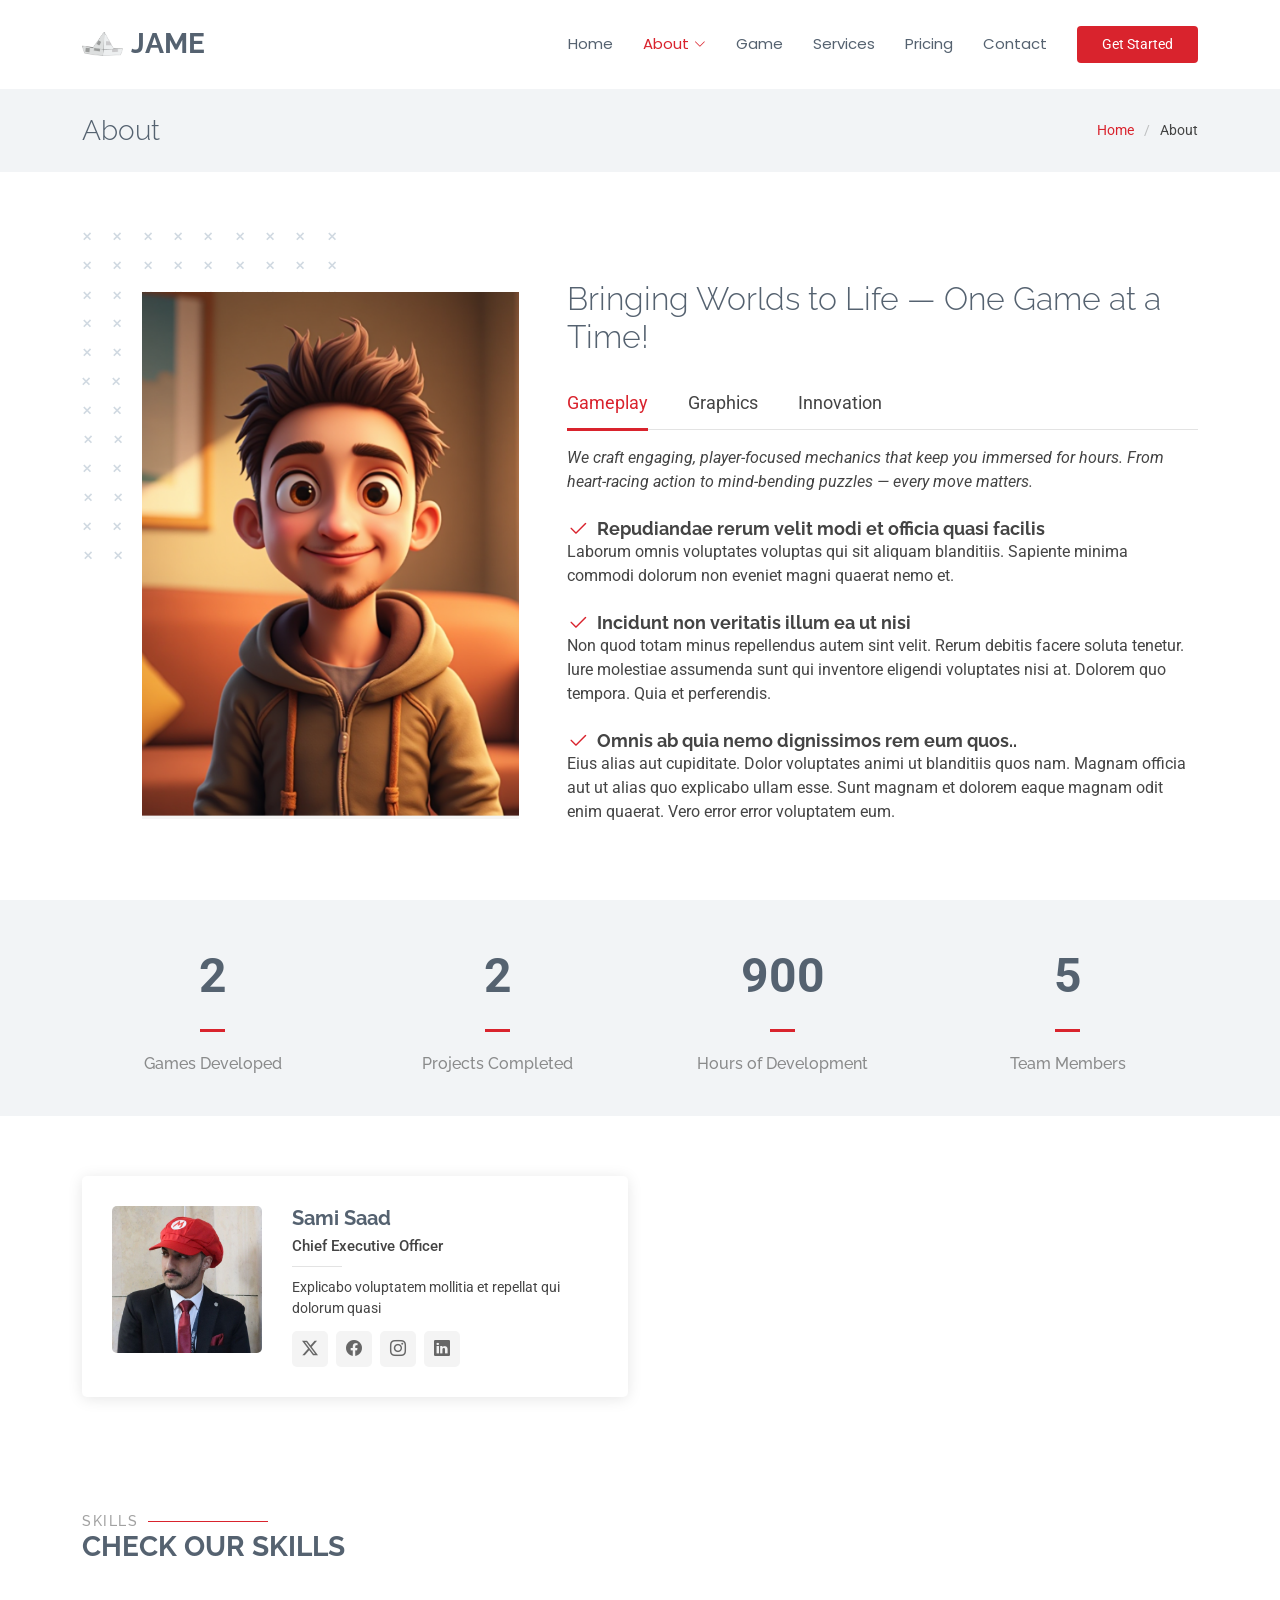
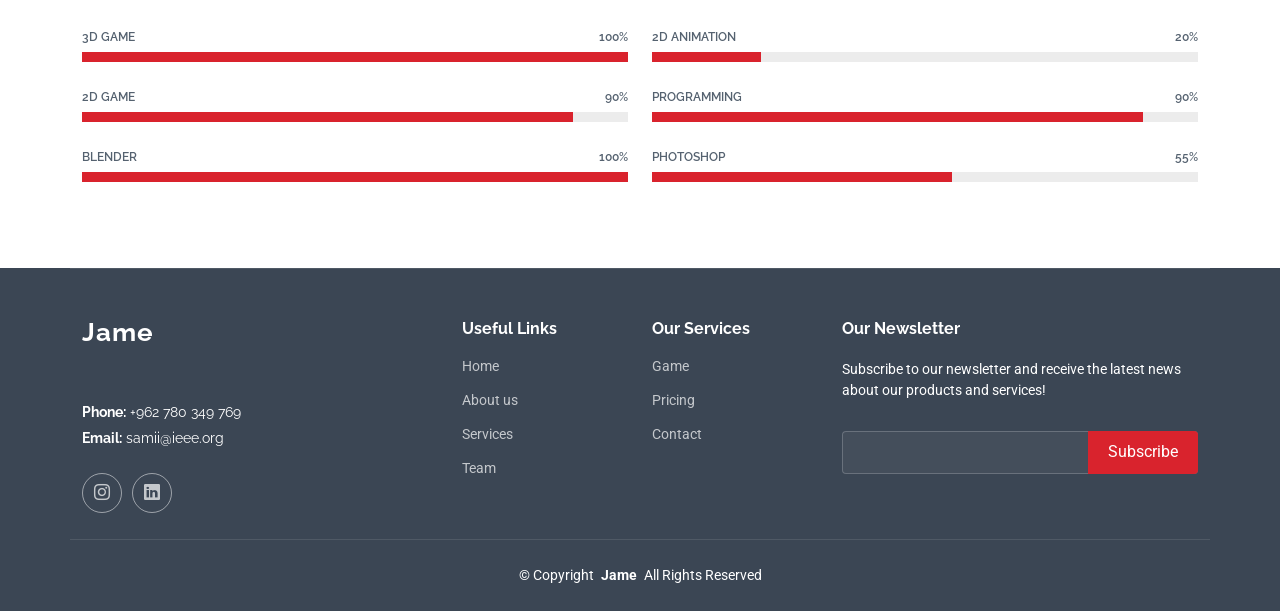
<file: about.html>
<!DOCTYPE html>
<html lang="en">

<head>
  <meta charset="utf-8">
  <meta content="width=device-width, initial-scale=1.0" name="viewport">
  <title>About | Jame</title>
  <meta name="description" content="">
  <meta name="keywords" content="">

  <link href="assets/img/favicon.png" rel="icon">
  <link href="assets/img/apple-touch-icon.png" rel="apple-touch-icon">

  <link href="https://fonts.googleapis.com" rel="preconnect">
  <link href="https://fonts.gstatic.com" rel="preconnect" crossorigin>
  <link href="https://fonts.googleapis.com/css2?family=Roboto:ital,wght@0,100;0,300;0,400;0,500;0,700;0,900;1,100;1,300;1,400;1,500;1,700;1,900&family=Poppins:ital,wght@0,100;0,200;0,300;0,400;0,500;0,600;0,700;0,800;0,900;1,100;1,200;1,300;1,400;1,500;1,600;1,700;1,800;1,900&family=Raleway:ital,wght@0,100;0,200;0,300;0,400;0,500;0,600;0,700;0,800;0,900;1,100;1,200;1,300;1,400;1,500;1,600;1,700;1,800;1,900&display=swap" rel="stylesheet">

  <link href="assets/vendor/bootstrap/css/bootstrap.min.css" rel="stylesheet">
  <link href="assets/vendor/bootstrap-icons/bootstrap-icons.css" rel="stylesheet">
  <link href="assets/vendor/aos/aos.css" rel="stylesheet">
  <link href="assets/vendor/glightbox/css/glightbox.min.css" rel="stylesheet">
  <link href="assets/vendor/swiper/swiper-bundle.min.css" rel="stylesheet">

  <link href="assets/css/main.css" rel="stylesheet">

</head>

<body class="about-page">

  <header id="header" class="header d-flex align-items-center sticky-top">
    <div class="container-fluid container-xl position-relative d-flex align-items-center">

      <a href="index.html" class="logo d-flex align-items-center me-auto">
        <img src="assets\img\TooGameDev-01.png" alt="Jame" class="logo-img">
        <h1 class="sitename">Jame</h1>
      </a>

      <nav id="navmenu" class="navmenu">
        <ul>
          <li><a href="index.html">Home</a></li>
          <li class="dropdown"><a href="about.html" class="active"><span>About</span> <i class="bi bi-chevron-down toggle-dropdown"></i></a>
            <ul>
              <li><a href="team.html">Team</a></li>
            </ul>
          </li>
          <li><a href="Game.html">Game</a></li>
          <li><a href="services.html">Services</a></li>
          <li><a href="pricing.html">Pricing</a></li>
          <li><a href="contact.html">Contact</a></li>
        </ul>
        <i class="mobile-nav-toggle d-xl-none bi bi-list"></i>
      </nav>

      <a class="btn-getstarted" href="about.html">Get Started</a>

    </div>
  </header>

  <main class="main">

    <!-- Page Title -->
    <div class="page-title light-background">
      <div class="container d-lg-flex justify-content-between align-items-center">
        <h1 class="mb-2 mb-lg-0">About</h1>
        <nav class="breadcrumbs">
          <ol>
            <li><a href="index.html">Home</a></li>
            <li class="current">About</li>
          </ol>
        </nav>
      </div>
    </div><!-- End Page Title -->

    <!-- About 2 Section -->
    <section id="about-2" class="about-2 section">

      <div class="container" data-aos="fade-up">

        <div class="row g-4 g-lg-5" data-aos="fade-up" data-aos-delay="200">

          <div class="col-lg-5">
            <div class="about-img">
              <img src="assets/img/about-portrait.png" class="img-fluid" alt="">
            </div>
          </div>

          <div class="col-lg-7">
            <h3 class="pt-0 pt-lg-5">Bringing Worlds to Life — One Game at a Time!</h3>

            <!-- Tabs -->
            <ul class="nav nav-pills mb-3">
              <li><a class="nav-link active" data-bs-toggle="pill" href="#about-2-tab1">Gameplay</a></li>
              <li><a class="nav-link" data-bs-toggle="pill" href="#about-2-tab2">Graphics</a></li>
              <li><a class="nav-link" data-bs-toggle="pill" href="#about-2-tab3">Innovation</a></li>
            </ul><!-- End Tabs -->

            <!-- Tab Content -->
            <div class="tab-content">

              <div class="tab-pane fade show active" id="about-2-tab1">

                <p class="fst-italic">We craft engaging, player-focused mechanics that keep you immersed for hours. From heart-racing action to mind-bending puzzles — every move matters.</p>

                <div class="d-flex align-items-center mt-4">
                  <i class="bi bi-check2"></i>
                  <h4>Repudiandae rerum velit modi et officia quasi facilis</h4>
                </div>
                <p>Laborum omnis voluptates voluptas qui sit aliquam blanditiis. Sapiente minima commodi dolorum non eveniet magni quaerat nemo et.</p>

                <div class="d-flex align-items-center mt-4">
                  <i class="bi bi-check2"></i>
                  <h4>Incidunt non veritatis illum ea ut nisi</h4>
                </div>
                <p>Non quod totam minus repellendus autem sint velit. Rerum debitis facere soluta tenetur. Iure molestiae assumenda sunt qui inventore eligendi voluptates nisi at. Dolorem quo tempora. Quia et perferendis.</p>

                <div class="d-flex align-items-center mt-4">
                  <i class="bi bi-check2"></i>
                  <h4>Omnis ab quia nemo dignissimos rem eum quos..</h4>
                </div>
                <p>Eius alias aut cupiditate. Dolor voluptates animi ut blanditiis quos nam. Magnam officia aut ut alias quo explicabo ullam esse. Sunt magnam et dolorem eaque magnam odit enim quaerat. Vero error error voluptatem eum.</p>

              </div><!-- End Tab 1 Content -->

              <div class="tab-pane fade" id="about-2-tab2">

                <p class="fst-italic">Stunning worlds, breathtaking details, and lifelike animations — we bring your imagination to life with state-of-the-art visuals.</p>

                <div class="d-flex align-items-center mt-4">
                  <i class="bi bi-check2"></i>
                  <h4>Repudiandae rerum velit modi et officia quasi facilis</h4>
                </div>
                <p>Laborum omnis voluptates voluptas qui sit aliquam blanditiis. Sapiente minima commodi dolorum non eveniet magni quaerat nemo et.</p>

                <div class="d-flex align-items-center mt-4">
                  <i class="bi bi-check2"></i>
                  <h4>Incidunt non veritatis illum ea ut nisi</h4>
                </div>
                <p>Non quod totam minus repellendus autem sint velit. Rerum debitis facere soluta tenetur. Iure molestiae assumenda sunt qui inventore eligendi voluptates nisi at. Dolorem quo tempora. Quia et perferendis.</p>

                <div class="d-flex align-items-center mt-4">
                  <i class="bi bi-check2"></i>
                  <h4>Omnis ab quia nemo dignissimos rem eum quos..</h4>
                </div>
                <p>Eius alias aut cupiditate. Dolor voluptates animi ut blanditiis quos nam. Magnam officia aut ut alias quo explicabo ullam esse. Sunt magnam et dolorem eaque magnam odit enim quaerat. Vero error error voluptatem eum.</p>

              </div><!-- End Tab 2 Content -->

              <div class="tab-pane fade" id="about-2-tab3">

                <p class="fst-italic">We don’t just follow trends — we create them. With groundbreaking ideas and cutting-edge technology, we redefine the gaming experience.</p>

                <div class="d-flex align-items-center mt-4">
                  <i class="bi bi-check2"></i>
                  <h4>Repudiandae rerum velit modi et officia quasi facilis</h4>
                </div>
                <p>Laborum omnis voluptates voluptas qui sit aliquam blanditiis. Sapiente minima commodi dolorum non eveniet magni quaerat nemo et.</p>

                <div class="d-flex align-items-center mt-4">
                  <i class="bi bi-check2"></i>
                  <h4>Incidunt non veritatis illum ea ut nisi</h4>
                </div>
                <p>Non quod totam minus repellendus autem sint velit. Rerum debitis facere soluta tenetur. Iure molestiae assumenda sunt qui inventore eligendi voluptates nisi at. Dolorem quo tempora. Quia et perferendis.</p>

                <div class="d-flex align-items-center mt-4">
                  <i class="bi bi-check2"></i>
                  <h4>Omnis ab quia nemo dignissimos rem eum quos..</h4>
                </div>
                <p>Eius alias aut cupiditate. Dolor voluptates animi ut blanditiis quos nam. Magnam officia aut ut alias quo explicabo ullam esse. Sunt magnam et dolorem eaque magnam odit enim quaerat. Vero error error voluptatem eum.</p>

              </div><!-- End Tab 3 Content -->

            </div>

          </div>

        </div>

      </div>

    </section><!-- /About 2 Section -->

    <!-- Stats Section -->
    <section id="stats" class="stats section light-background">

      <div class="container" data-aos="fade-up" data-aos-delay="100">

        <div class="row gy-4">

          <div class="col-lg-3 col-md-6">
            <div class="stats-item text-center w-100 h-100">
              <span data-purecounter-start="0" data-purecounter-end="5" data-purecounter-duration="1" class="purecounter"></span>
              <p>Games Developed</p>
            </div>
          </div><!-- End Stats Item -->

          <div class="col-lg-3 col-md-6">
            <div class="stats-item text-center w-100 h-100">
              <span data-purecounter-start="0" data-purecounter-end="5" data-purecounter-duration="1" class="purecounter"></span>
              <p>Projects Completed</p>
            </div>
          </div><!-- End Stats Item -->

          <div class="col-lg-3 col-md-6">
            <div class="stats-item text-center w-100 h-100">
              <span data-purecounter-start="0" data-purecounter-end="+2000" data-purecounter-duration="1" class="purecounter"></span>
              <p>Hours of Development</p>
            </div>
          </div><!-- End Stats Item -->

          <div class="col-lg-3 col-md-6">
            <div class="stats-item text-center w-100 h-100">
              <span data-purecounter-start="0" data-purecounter-end="10" data-purecounter-duration="1" class="purecounter"></span>
              <p>Team Members</p>
            </div>
          </div><!-- End Stats Item -->

        </div>

      </div>

    </section><!-- /Stats Section -->

    <!-- Team Section -->
    <section id="team" class="team section">

      <div class="container">

        <div class="row gy-4">

          <div class="col-lg-6" data-aos="fade-up" data-aos-delay="100">
            <div class="team-member d-flex align-items-start">
              <div class="pic"><img src="assets/img/team/team-1.jpg" class="img-fluid" alt=""></div>
              <div class="member-info">
                <h4>Sami Saad</h4>
                <span>Chief Executive Officer</span>
                <p>Explicabo voluptatem mollitia et repellat qui dolorum quasi</p>
                <div class="social">
                  <a href="https://www.x.com/sams3d"><i class="bi bi-twitter-x"></i></a>
                  <a href="https://web.facebook.com/SAMI.S3D"><i class="bi bi-facebook"></i></a>
                  <a href="https://www.instagram.com/sam.s3d/"><i class="bi bi-instagram"></i></a>
                  <a href="https://www.linkedin.com/in/samiisaad/"> <i class="bi bi-linkedin"></i> </a>
                </div>
              </div>
            </div>
          </div><!-- End Team Member -->



        </div>

      </div>

    </section><!-- /Team Section -->

    <!-- Skills Section -->
    <section id="skills" class="skills section">

      <!-- Section Title -->
      <div class="container section-title" data-aos="fade-up">
        <h2>Skills</h2>
        <p>Check Our Skills<br></p>
      </div><!-- End Section Title -->

      <div class="container" data-aos="fade-up" data-aos-delay="100">

        <div class="row skills-content skills-animation">

          <div class="col-lg-6">

            <div class="progress">
              <span class="skill"><span>3D Game</span> <i class="val">100%</i></span>
              <div class="progress-bar-wrap">
                <div class="progress-bar" role="progressbar" aria-valuenow="100" aria-valuemin="0" aria-valuemax="100"></div>
              </div>
            </div><!-- End Skills Item -->

            <div class="progress">
              <span class="skill"><span>2D Game</span> <i class="val">90%</i></span>
              <div class="progress-bar-wrap">
                <div class="progress-bar" role="progressbar" aria-valuenow="90" aria-valuemin="0" aria-valuemax="100"></div>
              </div>
            </div><!-- End Skills Item -->

            <div class="progress">
              <span class="skill"><span>Blender</span> <i class="val">100%</i></span>
              <div class="progress-bar-wrap">
                <div class="progress-bar" role="progressbar" aria-valuenow="100" aria-valuemin="0" aria-valuemax="100"></div>
              </div>
            </div><!-- End Skills Item -->

          </div>

          <div class="col-lg-6">

            <div class="progress">
              <span class="skill"><span>2D animation</span> <i class="val">20%</i></span>
              <div class="progress-bar-wrap">
                <div class="progress-bar" role="progressbar" aria-valuenow="20" aria-valuemin="0" aria-valuemax="100"></div>
              </div>
            </div><!-- End Skills Item -->

            <div class="progress">
              <span class="skill"><span>Programming</span> <i class="val">90%</i></span>
              <div class="progress-bar-wrap">
                <div class="progress-bar" role="progressbar" aria-valuenow="90" aria-valuemin="0" aria-valuemax="100"></div>
              </div>
            </div><!-- End Skills Item -->

            <div class="progress">
              <span class="skill"><span>Photoshop</span> <i class="val">55%</i></span>
              <div class="progress-bar-wrap">
                <div class="progress-bar" role="progressbar" aria-valuenow="55" aria-valuemin="0" aria-valuemax="100"></div>
              </div>
            </div><!-- End Skills Item -->

          </div>

        </div>

      </div>

    </section><!-- /Skills Section -->

  </main>

  <footer id="footer" class="footer dark-background">

    <div class="container footer-top">
      <div class="row gy-4">
        <div class="col-lg-4 col-md-6 footer-about">
          <a href="index.html" class="logo d-flex align-items-center">
            <span class="sitename">Jame</span>
          </a>
          <div class="footer-contact pt-3">
            <p class="mt-3"><strong>Phone:</strong> <span>+962 780 349 769</span></p>
            <p><strong>Email:</strong> <span>samii@ieee.org</span></p>
          </div>
          <div class="social-links d-flex mt-4">
	            <a href="https://www.instagram.com/jame.game"><i class="bi bi-instagram"></i></a>
            <a href="https://www.linkedin.com/company/jamegame"><i class="bi bi-linkedin"></i></a>
          </div>
        </div>

        <div class="col-lg-2 col-md-3 footer-links">
          <h4>Useful Links</h4>
          <ul>
            <li><a href="index.html">Home</a></li>
            <li><a href="#">About us</a></li>
            <li><a href="services.html">Services</a></li>
            <li><a href="team.html">Team</a></li>
          </ul>
        </div>

        <div class="col-lg-2 col-md-3 footer-links">
          <h4>Our Services</h4>
          <ul>
            <li><a href="Game.html">Game</a></li>
            <li><a href="pricing.html">Pricing</a></li>
            <li><a href="contact.html">Contact</a></li>
          </ul>
        </div>

        <div class="col-lg-4 col-md-12 footer-newsletter">
          <h4>Our Newsletter</h4>
          <p>Subscribe to our newsletter and receive the latest news about our products and services!</p>
          <form action="forms/newsletter.php" method="post" class="php-email-form">
            <div class="newsletter-form"><input type="email" name="email"><input type="submit" value="Subscribe"></div>
            <div class="loading">Loading</div>
            <div class="error-message"></div>
            <div class="sent-message">Your subscription request has been sent. Thank you!</div>
          </form>
        </div>
        <div class="container copyright text-center mt-4">
          <p>© <span>Copyright</span> <strong class="px-1 sitename">Jame</strong> <span>All Rights Reserved</span></p>
        </div>
      </div>
    </div>

  </footer>

  <!-- Scroll Top -->
  <a href="#" id="scroll-top" class="scroll-top d-flex align-items-center justify-content-center"><i class="bi bi-arrow-up-short"></i></a>

  <!-- Preloader -->
  <div id="preloader"></div>

  <!-- Vendor JS Files -->
  <script src="assets/vendor/bootstrap/js/bootstrap.bundle.min.js"></script>
  <script src="assets/vendor/php-email-form/validate.js"></script>
  <script src="assets/vendor/aos/aos.js"></script>
  <script src="assets/vendor/glightbox/js/glightbox.min.js"></script>
  <script src="assets/vendor/imagesloaded/imagesloaded.pkgd.min.js"></script>
  <script src="assets/vendor/isotope-layout/isotope.pkgd.min.js"></script>
  <script src="assets/vendor/purecounter/purecounter_vanilla.js"></script>
  <script src="assets/vendor/waypoints/noframework.waypoints.js"></script>
  <script src="assets/vendor/swiper/swiper-bundle.min.js"></script>

  <!-- Main JS File -->
  <script src="assets/js/main.js"></script>

</body>

</html>
</file>
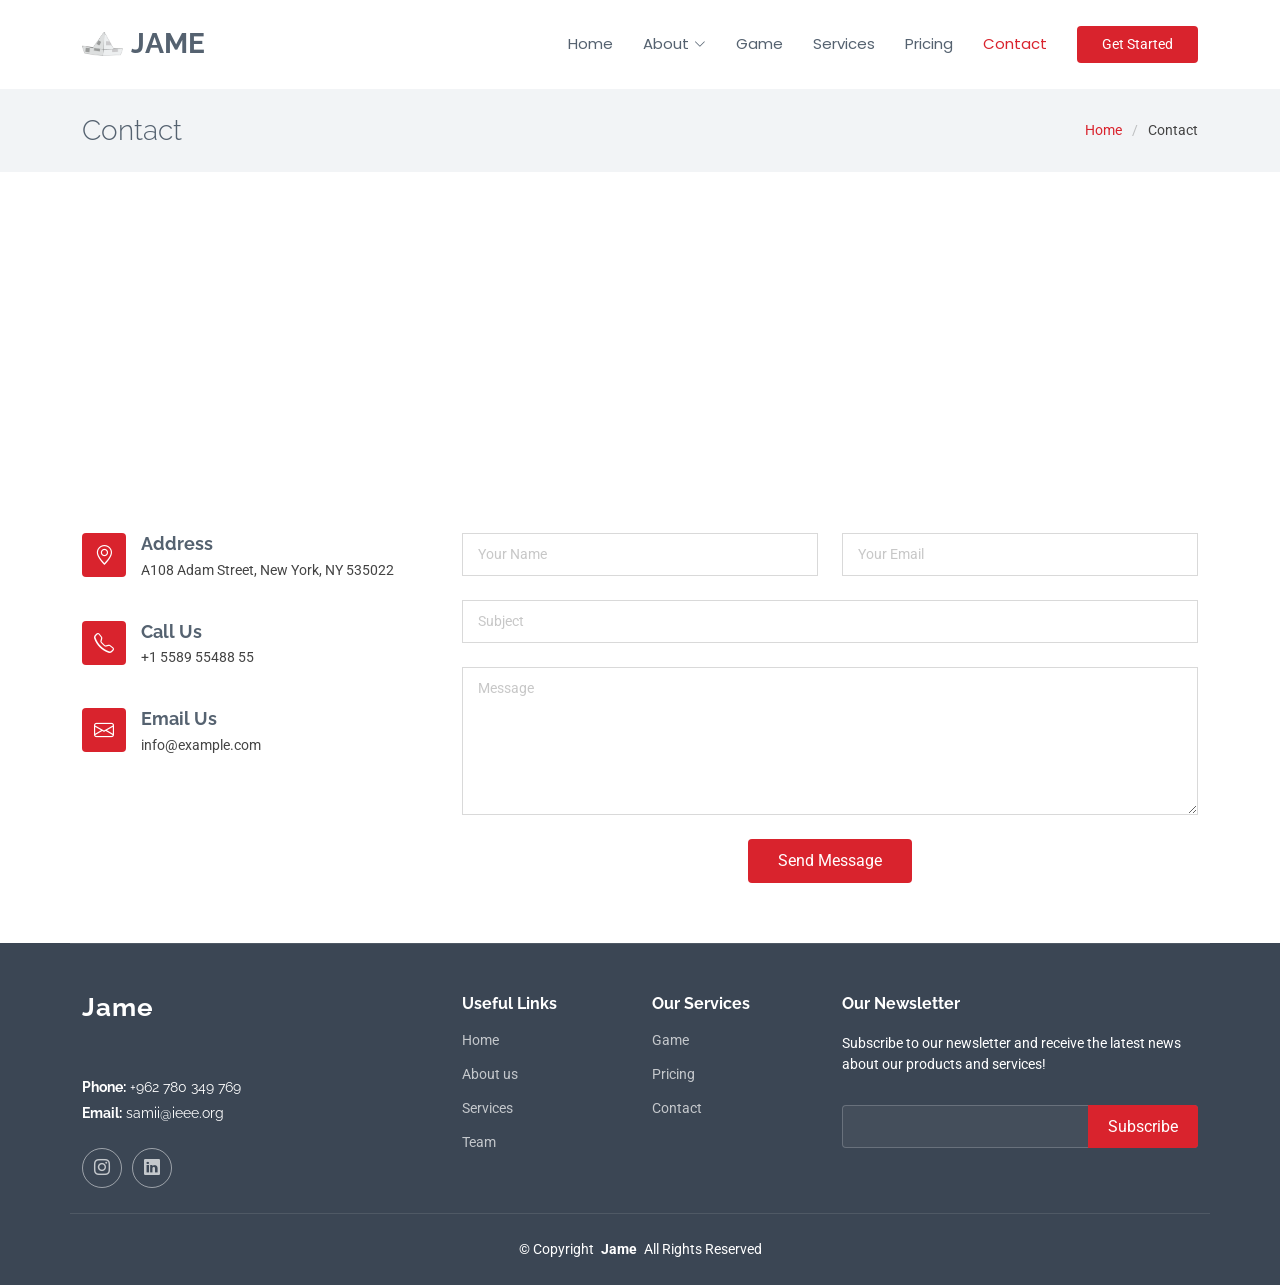
<file: contact.html>
<!DOCTYPE html>
<html lang="en">

<head>
  <meta charset="utf-8">
  <meta content="width=device-width, initial-scale=1.0" name="viewport">
  <title>Contact | Jame</title>
  <meta name="description" content="">
  <meta name="keywords" content="">

  <link href="assets/img/favicon.png" rel="icon">
  <link href="assets/img/apple-touch-icon.png" rel="apple-touch-icon">

  <link href="https://fonts.googleapis.com" rel="preconnect">
  <link href="https://fonts.gstatic.com" rel="preconnect" crossorigin>
  <link href="https://fonts.googleapis.com/css2?family=Roboto:ital,wght@0,100;0,300;0,400;0,500;0,700;0,900;1,100;1,300;1,400;1,500;1,700;1,900&family=Poppins:ital,wght@0,100;0,200;0,300;0,400;0,500;0,600;0,700;0,800;0,900;1,100;1,200;1,300;1,400;1,500;1,600;1,700;1,800;1,900&family=Raleway:ital,wght@0,100;0,200;0,300;0,400;0,500;0,600;0,700;0,800;0,900;1,100;1,200;1,300;1,400;1,500;1,600;1,700;1,800;1,900&display=swap" rel="stylesheet">

  <link href="assets/vendor/bootstrap/css/bootstrap.min.css" rel="stylesheet">
  <link href="assets/vendor/bootstrap-icons/bootstrap-icons.css" rel="stylesheet">
  <link href="assets/vendor/aos/aos.css" rel="stylesheet">
  <link href="assets/vendor/glightbox/css/glightbox.min.css" rel="stylesheet">
  <link href="assets/vendor/swiper/swiper-bundle.min.css" rel="stylesheet">

  <link href="assets/css/main.css" rel="stylesheet">

</head>

<body class="contact-page">

  <header id="header" class="header d-flex align-items-center sticky-top">
    <div class="container-fluid container-xl position-relative d-flex align-items-center">

      <a href="index.html" class="logo d-flex align-items-center me-auto">
        <img src="assets\img\TooGameDev-01.png" alt="Jame" class="logo-img">
        <h1 class="sitename">Jame</h1>
      </a>

      <nav id="navmenu" class="navmenu">
        <ul>
          <li><a href="index.html">Home</a></li>
          <li class="dropdown"><a href="about.html"><span>About</span> <i class="bi bi-chevron-down toggle-dropdown"></i></a>
            <ul>
              <li><a href="team.html">Team</a></li>
            </ul>
          </li>
          <li><a href="Game.html">Game</a></li>
          <li><a href="services.html">Services</a></li>
          <li><a href="pricing.html">Pricing</a></li>
          <li><a href="contact.html" class="active">Contact</a></li>
        </ul>
        <i class="mobile-nav-toggle d-xl-none bi bi-list"></i>
      </nav>

      <a class="btn-getstarted" href="about.html">Get Started</a>

    </div>
  </header>

  <main class="main">

    <!-- Page Title -->
    <div class="page-title light-background">
      <div class="container d-lg-flex justify-content-between align-items-center">
        <h1 class="mb-2 mb-lg-0">Contact</h1>
        <nav class="breadcrumbs">
          <ol>
            <li><a href="index.html">Home</a></li>
            <li class="current">Contact</li>
          </ol>
        </nav>
      </div>
    </div><!-- End Page Title -->

    <!-- Contact Section -->
    <section id="contact" class="contact section">

      <div class="container" data-aos="fade-up" data-aos-delay="100">

        <div class="mb-4" data-aos="fade-up" data-aos-delay="200">
          <iframe style="border:0; width: 100%; height: 270px;" src="https://www.google.com/maps/embed?pb=!1m18!1m12!1m3!1d3273.9755875116907!2d35.64035067540032!3d30.84100037453215!2m3!1f0!2f0!3f0!3m2!1i1024!2i768!4f13.1!3m3!1m2!1s0x150394862e64a255%3A0xee20bf16bccac991!2sTafila%20Technical%20University!5e1!3m2!1sen!2sjo!4v1741891417965!5m2!1sen!2sjo" width="600" height="450" style="border:0;" allowfullscreen="" loading="lazy" referrerpolicy="no-referrer-when-downgrade"></iframe>
        </div><!-- End Google Maps -->

        <div class="row gy-4">

          <div class="col-lg-4">
            <div class="info-item d-flex" data-aos="fade-up" data-aos-delay="300">
              <i class="bi bi-geo-alt flex-shrink-0"></i>
              <div>
                <h3>Address</h3>
                <p>A108 Adam Street, New York, NY 535022</p>
              </div>
            </div><!-- End Info Item -->

            <div class="info-item d-flex" data-aos="fade-up" data-aos-delay="400">
              <i class="bi bi-telephone flex-shrink-0"></i>
              <div>
                <h3>Call Us</h3>
                <p>+1 5589 55488 55</p>
              </div>
            </div><!-- End Info Item -->

            <div class="info-item d-flex" data-aos="fade-up" data-aos-delay="500">
              <i class="bi bi-envelope flex-shrink-0"></i>
              <div>
                <h3>Email Us</h3>
                <p>info@example.com</p>
              </div>
            </div><!-- End Info Item -->

          </div>

          <div class="col-lg-8">
            <form action="forms/contact.php" method="post" class="php-email-form" data-aos="fade-up" data-aos-delay="200">
              <div class="row gy-4">

                <div class="col-md-6">
                  <input type="text" name="name" class="form-control" placeholder="Your Name" required="">
                </div>

                <div class="col-md-6 ">
                  <input type="email" class="form-control" name="email" placeholder="Your Email" required="">
                </div>

                <div class="col-md-12">
                  <input type="text" class="form-control" name="subject" placeholder="Subject" required="">
                </div>

                <div class="col-md-12">
                  <textarea class="form-control" name="message" rows="6" placeholder="Message" required=""></textarea>
                </div>

                <div class="col-md-12 text-center">
                  <div class="loading">Loading</div>
                  <div class="error-message"></div>
                  <div class="sent-message">Your message has been sent. Thank you!</div>

                  <button type="submit">Send Message</button>
                </div>

              </div>
            </form>
          </div><!-- End Contact Form -->

        </div>

      </div>

    </section><!-- /Contact Section -->

  </main>

  <footer id="footer" class="footer dark-background">

    <div class="container footer-top">
      <div class="row gy-4">
        <div class="col-lg-4 col-md-6 footer-about">
          <a href="index.html" class="logo d-flex align-items-center">
            <span class="sitename">Jame</span>
          </a>
          <div class="footer-contact pt-3">
            <p class="mt-3"><strong>Phone:</strong> <span>+962 780 349 769</span></p>
            <p><strong>Email:</strong> <span>samii@ieee.org</span></p>
          </div>
          <div class="social-links d-flex mt-4">
	            <a href="https://www.instagram.com/jame.game"><i class="bi bi-instagram"></i></a>
            <a href="https://www.linkedin.com/company/jamegame"><i class="bi bi-linkedin"></i></a>
          </div>
        </div>

        <div class="col-lg-2 col-md-3 footer-links">
          <h4>Useful Links</h4>
          <ul>
            <li><a href="index.html">Home</a></li>
            <li><a href="about.html">About us</a></li>
            <li><a href="services.html">Services</a></li>
            <li><a href="team.html">Team</a></li>
          </ul>
        </div>

        <div class="col-lg-2 col-md-3 footer-links">
          <h4>Our Services</h4>
          <ul>
            <li><a href="Game.html">Game</a></li>
            <li><a href="pricing.html">Pricing</a></li>
            <li><a href="#">Contact</a></li>
          </ul>
        </div>

        <div class="col-lg-4 col-md-12 footer-newsletter">
          <h4>Our Newsletter</h4>
          <p>Subscribe to our newsletter and receive the latest news about our products and services!</p>
          <form action="forms/newsletter.php" method="post" class="php-email-form">
            <div class="newsletter-form"><input type="email" name="email"><input type="submit" value="Subscribe"></div>
            <div class="loading">Loading</div>
            <div class="error-message"></div>
            <div class="sent-message">Your subscription request has been sent. Thank you!</div>
          </form>
        </div>
        <div class="container copyright text-center mt-4">
          <p>© <span>Copyright</span> <strong class="px-1 sitename">Jame</strong> <span>All Rights Reserved</span></p>
        </div>
      </div>
    </div>


  </footer>

  <!-- Scroll Top -->
  <a href="#" id="scroll-top" class="scroll-top d-flex align-items-center justify-content-center"><i class="bi bi-arrow-up-short"></i></a>

  <!-- Preloader -->
  <div id="preloader"></div>

  <!-- Vendor JS Files -->
  <script src="assets/vendor/bootstrap/js/bootstrap.bundle.min.js"></script>
  <script src="assets/vendor/php-email-form/validate.js"></script>
  <script src="assets/vendor/aos/aos.js"></script>
  <script src="assets/vendor/glightbox/js/glightbox.min.js"></script>
  <script src="assets/vendor/imagesloaded/imagesloaded.pkgd.min.js"></script>
  <script src="assets/vendor/isotope-layout/isotope.pkgd.min.js"></script>
  <script src="assets/vendor/purecounter/purecounter_vanilla.js"></script>
  <script src="assets/vendor/waypoints/noframework.waypoints.js"></script>
  <script src="assets/vendor/swiper/swiper-bundle.min.js"></script>

  <!-- Main JS File -->
  <script src="assets/js/main.js"></script>

</body>

</html>
</file>
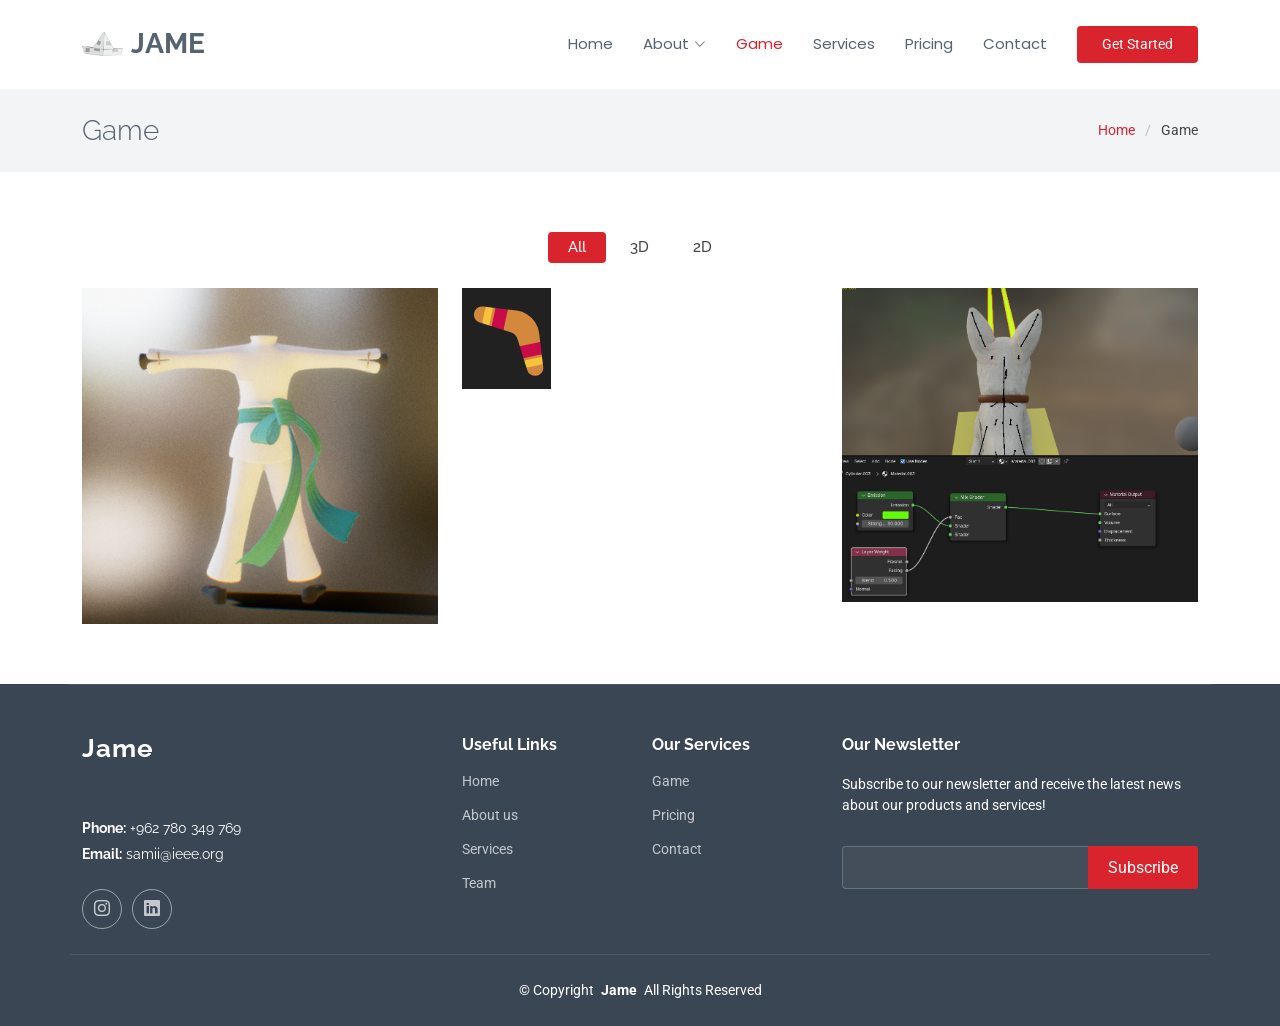
<file: Game.html>
<!DOCTYPE html>
<html lang="en">

<head>
  <meta charset="utf-8">
  <meta content="width=device-width, initial-scale=1.0" name="viewport">
  <title>Game | Jame</title>
  <meta name="description" content="">
  <meta name="keywords" content="">

  <link href="assets/img/favicon.png" rel="icon">
  <link href="assets/img/apple-touch-icon.png" rel="apple-touch-icon">

  <link href="https://fonts.googleapis.com" rel="preconnect">
  <link href="https://fonts.gstatic.com" rel="preconnect" crossorigin>
  <link href="https://fonts.googleapis.com/css2?family=Roboto:ital,wght@0,100;0,300;0,400;0,500;0,700;0,900;1,100;1,300;1,400;1,500;1,700;1,900&family=Poppins:ital,wght@0,100;0,200;0,300;0,400;0,500;0,600;0,700;0,800;0,900;1,100;1,200;1,300;1,400;1,500;1,600;1,700;1,800;1,900&family=Raleway:ital,wght@0,100;0,200;0,300;0,400;0,500;0,600;0,700;0,800;0,900;1,100;1,200;1,300;1,400;1,500;1,600;1,700;1,800;1,900&display=swap" rel="stylesheet">

  <link href="assets/vendor/bootstrap/css/bootstrap.min.css" rel="stylesheet">
  <link href="assets/vendor/bootstrap-icons/bootstrap-icons.css" rel="stylesheet">
  <link href="assets/vendor/aos/aos.css" rel="stylesheet">
  <link href="assets/vendor/glightbox/css/glightbox.min.css" rel="stylesheet">
  <link href="assets/vendor/swiper/swiper-bundle.min.css" rel="stylesheet">

  <link href="assets/css/main.css" rel="stylesheet">
</head>

<body class="Game-page">

  <header id="header" class="header d-flex align-items-center sticky-top">
    <div class="container-fluid container-xl position-relative d-flex align-items-center">

      <a href="index.html" class="logo d-flex align-items-center me-auto">
        <img src="assets\img\TooGameDev-01.png" alt="Jame" class="logo-img">
        <h1 class="sitename">Jame</h1>
      </a>

      <nav id="navmenu" class="navmenu">
        <ul>
          <li><a href="index.html">Home</a></li>
          <li class="dropdown"><a href="about.html"><span>About</span> <i class="bi bi-chevron-down toggle-dropdown"></i></a>
            <ul>
              <li><a href="team.html">Team</a></li>
            </ul>
          </li>
          <li><a href="Game.html" class="active">Game</a></li>
          <li><a href="services.html">Services</a></li>
          <li><a href="pricing.html">Pricing</a></li>
          <li><a href="contact.html">Contact</a></li>
        </ul>
        <i class="mobile-nav-toggle d-xl-none bi bi-list"></i>
      </nav>

      <a class="btn-getstarted" href="about.html">Get Started</a>

    </div>
  </header>

  <main class="main">

    <div class="page-title light-background">
      <div class="container d-lg-flex justify-content-between align-items-center">
        <h1 class="mb-2 mb-lg-0">Game</h1>
        <nav class="breadcrumbs">
          <ol>
            <li><a href="index.html">Home</a></li>
            <li class="current">Game</li>
          </ol>
        </nav>
      </div>
    </div>

    <section id="Game" class="Game section">

      <div class="container">

        <div class="isotope-layout" data-default-filter="*" data-layout="masonry" data-sort="original-order">

          <ul class="Game-filters isotope-filters" data-aos="fade-up" data-aos-delay="100">
            <li data-filter="*" class="filter-active">All</li>
            <li data-filter=".filter-app">3D</li>
            <li data-filter=".filter-product">2D</li>
          </ul>

          <div class="row gy-4 isotope-container" data-aos="fade-up" data-aos-delay="200">

            <div class="col-lg-4 col-md-6 Game-item isotope-item filter-app">
              <img src="assets/img/masonry-Game/13D.png" class="img-fluid" alt="">
              <div class="Game-info">
                <h4>game1</h4>
                <p>game1detal</p>
                <a href="assets/img/masonry-Game/13D.png" title="game1" data-gallery="Game-gallery-app" class="glightbox preview-link"><i class="bi bi-zoom-in"></i></a>
                <a href="https://www.instagram.com/sami.s3d" title="More Details" class="details-link"><i class="bi bi-link-45deg"></i></a>
              </div>
            </div>

            <div class="col-lg-4 col-md-6 Game-item isotope-item filter-product">
              <img src="assets/img/masonry-Game/12D.png" class="img-fluid" alt="">
              <div class="Game-info">
                <h4>game2</h4>
                <p>game2detal</p>
                <a href="assets/img/masonry-Game/12D.png" title="game2" data-gallery="Game-gallery-product" class="glightbox preview-link"><i class="bi bi-zoom-in"></i></a>
                <a href="https://www.instagram.com/sami.s3d" title="More Details" class="details-link"><i class="bi bi-link-45deg"></i></a>
              </div>
            </div>


            <div class="col-lg-4 col-md-6 Game-item isotope-item filter-app">
              <img src="assets/img/masonry-Game/23D.png" class="img-fluid" alt="">
              <div class="Game-info">
                <h4>game3</h4>
                <p>game3detal</p>
                <a href="assets/img/masonry-Game/23D.png" title="game3" data-gallery="Game-gallery-app" class="glightbox preview-link"><i class="bi bi-zoom-in"></i></a>
                <a href="https://www.instagram.com/sami.s3d" title="More Details" class="details-link"><i class="bi bi-link-45deg"></i></a>
              </div>
            </div>


          </div>

        </div>

      </div>

    </section>

  </main>

  <footer id="footer" class="footer dark-background">

    <div class="container footer-top">
      <div class="row gy-4">
        <div class="col-lg-4 col-md-6 footer-about">
          <a href="index.html" class="logo d-flex align-items-center">
            <span class="sitename">Jame</span>
          </a>
          <div class="footer-contact pt-3">
            <p class="mt-3"><strong>Phone:</strong> <span>+962 780 349 769</span></p>
            <p><strong>Email:</strong> <span>samii@ieee.org</span></p>
          </div>
          <div class="social-links d-flex mt-4">
	            <a href="https://www.instagram.com/jame.game"><i class="bi bi-instagram"></i></a>
            <a href="https://www.linkedin.com/company/jamegame"><i class="bi bi-linkedin"></i></a>
          </div>
        </div>

        <div class="col-lg-2 col-md-3 footer-links">
          <h4>Useful Links</h4>
          <ul>
            <li><a href="index.html">Home</a></li>
            <li><a href="about.html">About us</a></li>
            <li><a href="services.html">Services</a></li>
            <li><a href="team.html">Team</a></li>
          </ul>
        </div>

        <div class="col-lg-2 col-md-3 footer-links">
          <h4>Our Services</h4>
          <ul>
            <li><a href="#">Game</a></li>
            <li><a href="pricing.html">Pricing</a></li>
            <li><a href="contact.html">Contact</a></li>
          </ul>
        </div>

        <div class="col-lg-4 col-md-12 footer-newsletter">
          <h4>Our Newsletter</h4>
          <p>Subscribe to our newsletter and receive the latest news about our products and services!</p>
          <form action="forms/newsletter.php" method="post" class="php-email-form">
            <div class="newsletter-form"><input type="email" name="email"><input type="submit" value="Subscribe"></div>
            <div class="loading">Loading</div>
            <div class="error-message"></div>
            <div class="sent-message">Your subscription request has been sent. Thank you!</div>
          </form>
        </div>
        <div class="container copyright text-center mt-4">
          <p>© <span>Copyright</span> <strong class="px-1 sitename">Jame</strong> <span>All Rights Reserved</span></p>
        </div>
      </div>
    </div>

  </footer>

  <a href="#" id="scroll-top" class="scroll-top d-flex align-items-center justify-content-center"><i class="bi bi-arrow-up-short"></i></a>

  <div id="preloader"></div>

  <script src="assets/vendor/bootstrap/js/bootstrap.bundle.min.js"></script>
  <script src="assets/vendor/php-email-form/validate.js"></script>
  <script src="assets/vendor/aos/aos.js"></script>
  <script src="assets/vendor/glightbox/js/glightbox.min.js"></script>
  <script src="assets/vendor/imagesloaded/imagesloaded.pkgd.min.js"></script>
  <script src="assets/vendor/isotope-layout/isotope.pkgd.min.js"></script>
  <script src="assets/vendor/purecounter/purecounter_vanilla.js"></script>
  <script src="assets/vendor/waypoints/noframework.waypoints.js"></script>
  <script src="assets/vendor/swiper/swiper-bundle.min.js"></script>

  <script src="assets/js/main.js"></script>

</body>

</html>
</file>
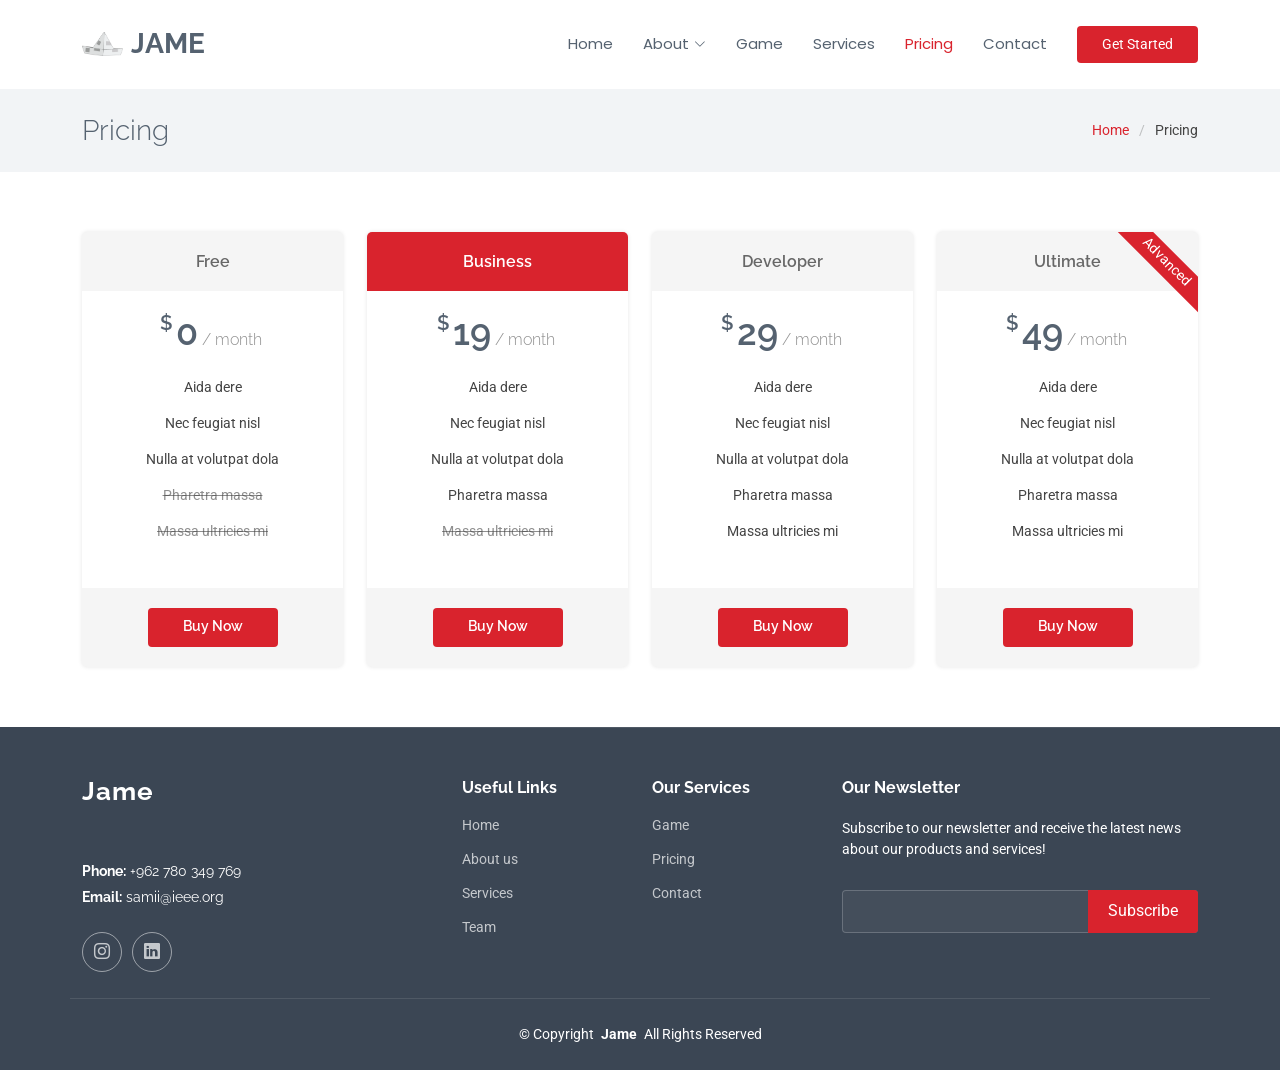
<file: pricing.html>
<!DOCTYPE html>
<html lang="en">

<head>
  <meta charset="utf-8">
  <meta content="width=device-width, initial-scale=1.0" name="viewport">
  <title>Pricing | Jame</title>
  <meta name="description" content="">
  <meta name="keywords" content="">

  <link href="assets/img/favicon.png" rel="icon">
  <link href="assets/img/apple-touch-icon.png" rel="apple-touch-icon">

  <link href="https://fonts.googleapis.com" rel="preconnect">
  <link href="https://fonts.gstatic.com" rel="preconnect" crossorigin>
  <link href="https://fonts.googleapis.com/css2?family=Roboto:ital,wght@0,100;0,300;0,400;0,500;0,700;0,900;1,100;1,300;1,400;1,500;1,700;1,900&family=Poppins:ital,wght@0,100;0,200;0,300;0,400;0,500;0,600;0,700;0,800;0,900;1,100;1,200;1,300;1,400;1,500;1,600;1,700;1,800;1,900&family=Raleway:ital,wght@0,100;0,200;0,300;0,400;0,500;0,600;0,700;0,800;0,900;1,100;1,200;1,300;1,400;1,500;1,600;1,700;1,800;1,900&display=swap" rel="stylesheet">

  <link href="assets/vendor/bootstrap/css/bootstrap.min.css" rel="stylesheet">
  <link href="assets/vendor/bootstrap-icons/bootstrap-icons.css" rel="stylesheet">
  <link href="assets/vendor/aos/aos.css" rel="stylesheet">
  <link href="assets/vendor/glightbox/css/glightbox.min.css" rel="stylesheet">
  <link href="assets/vendor/swiper/swiper-bundle.min.css" rel="stylesheet">

  <link href="assets/css/main.css" rel="stylesheet">

</head>

<body class="pricing-page">

  <header id="header" class="header d-flex align-items-center sticky-top">
    <div class="container-fluid container-xl position-relative d-flex align-items-center">

      <a href="index.html" class="logo d-flex align-items-center me-auto">
        <img src="assets\img\TooGameDev-01.png" alt="Jame" class="logo-img">
        <h1 class="sitename">Jame</h1>
      </a>
      <nav id="navmenu" class="navmenu">
        <ul>
          <li><a href="index.html">Home</a></li>
      
          <li class="dropdown"><a href="about.html"><span>About</span> <i class="bi bi-chevron-down toggle-dropdown"></i></a>
            <ul>
              <li><a href="team.html">Team</a></li>
</ul>
          </li>
          <li><a href="Game.html">Game</a></li>
          <li><a href="services.html">Services</a></li>
          <li><a href="pricing.html" class="active">Pricing</a></li>
          <li><a href="contact.html">Contact</a></li>
        </ul>
        <i class="mobile-nav-toggle d-xl-none bi bi-list"></i>
      </nav>

      <a class="btn-getstarted" href="about.html">Get Started</a>

    </div>
  </header>

  <main class="main">

    <!-- Page Title -->
    <div class="page-title light-background">
      <div class="container d-lg-flex justify-content-between align-items-center">
        <h1 class="mb-2 mb-lg-0">Pricing</h1>
        <nav class="breadcrumbs">
          <ol>
            <li><a href="index.html">Home</a></li>
            <li class="current">Pricing</li>
          </ol>
        </nav>
      </div>
    </div><!-- End Page Title -->

    <!-- Pricing Section -->
    <section id="pricing" class="pricing section">

      <div class="container">

        <div class="row gy-3">

          <div class="col-xl-3 col-lg-6" data-aos="fade-up" data-aos-delay="100">
            <div class="pricing-item">
              <h3>Free</h3>
              <h4><sup>$</sup>0<span> / month</span></h4>
              <ul>
                <li>Aida dere</li>
                <li>Nec feugiat nisl</li>
                <li>Nulla at volutpat dola</li>
                <li class="na">Pharetra massa</li>
                <li class="na">Massa ultricies mi</li>
              </ul>
              <div class="btn-wrap">
                <a href="#" class="btn-buy">Buy Now</a>
              </div>
            </div>
          </div><!-- End Pricing Item -->

          <div class="col-xl-3 col-lg-6" data-aos="fade-up" data-aos-delay="200">
            <div class="pricing-item featured">
              <h3>Business</h3>
              <h4><sup>$</sup>19<span> / month</span></h4>
              <ul>
                <li>Aida dere</li>
                <li>Nec feugiat nisl</li>
                <li>Nulla at volutpat dola</li>
                <li>Pharetra massa</li>
                <li class="na">Massa ultricies mi</li>
              </ul>
              <div class="btn-wrap">
                <a href="#" class="btn-buy">Buy Now</a>
              </div>
            </div>
          </div><!-- End Pricing Item -->

          <div class="col-xl-3 col-lg-6" data-aos="fade-up" data-aos-delay="400">
            <div class="pricing-item">
              <h3>Developer</h3>
              <h4><sup>$</sup>29<span> / month</span></h4>
              <ul>
                <li>Aida dere</li>
                <li>Nec feugiat nisl</li>
                <li>Nulla at volutpat dola</li>
                <li>Pharetra massa</li>
                <li>Massa ultricies mi</li>
              </ul>
              <div class="btn-wrap">
                <a href="#" class="btn-buy">Buy Now</a>
              </div>
            </div>
          </div><!-- End Pricing Item -->

          <div class="col-xl-3 col-lg-6" data-aos="fade-up" data-aos-delay="400">
            <div class="pricing-item">
              <span class="advanced">Advanced</span>
              <h3>Ultimate</h3>
              <h4><sup>$</sup>49<span> / month</span></h4>
              <ul>
                <li>Aida dere</li>
                <li>Nec feugiat nisl</li>
                <li>Nulla at volutpat dola</li>
                <li>Pharetra massa</li>
                <li>Massa ultricies mi</li>
              </ul>
              <div class="btn-wrap">
                <a href="#" class="btn-buy">Buy Now</a>
              </div>
            </div>
          </div><!-- End Pricing Item -->

        </div>

      </div>

    </section><!-- /Pricing Section -->

  </main>

  <footer id="footer" class="footer dark-background">

    <div class="container footer-top">
      <div class="row gy-4">
        <div class="col-lg-4 col-md-6 footer-about">
          <a href="index.html" class="logo d-flex align-items-center">
            <span class="sitename">Jame</span>
          </a>
          <div class="footer-contact pt-3">
            <p class="mt-3"><strong>Phone:</strong> <span>+962 780 349 769</span></p>
            <p><strong>Email:</strong> <span>samii@ieee.org</span></p>
          </div>
          <div class="social-links d-flex mt-4">
	            <a href="https://www.instagram.com/jame.game"><i class="bi bi-instagram"></i></a>
            <a href="https://www.linkedin.com/company/jamegame"><i class="bi bi-linkedin"></i></a>
          </div>
        </div>

        <div class="col-lg-2 col-md-3 footer-links">
          <h4>Useful Links</h4>
          <ul>
            <li><a href="index.html">Home</a></li>
            <li><a href="about.html">About us</a></li>
            <li><a href="services.html">Services</a></li>
            <li><a href="team.html">Team</a></li>
          </ul>
        </div>

        <div class="col-lg-2 col-md-3 footer-links">
          <h4>Our Services</h4>
          <ul>
            <li><a href="Game.html">Game</a></li>
            <li><a href="#">Pricing</a></li>
            <li><a href="contact.html">Contact</a></li>
          </ul>
        </div>

        <div class="col-lg-4 col-md-12 footer-newsletter">
          <h4>Our Newsletter</h4>
          <p>Subscribe to our newsletter and receive the latest news about our products and services!</p>
          <form action="forms/newsletter.php" method="post" class="php-email-form">
            <div class="newsletter-form"><input type="email" name="email"><input type="submit" value="Subscribe"></div>
            <div class="loading">Loading</div>
            <div class="error-message"></div>
            <div class="sent-message">Your subscription request has been sent. Thank you!</div>
          </form>
        </div>
        <div class="container copyright text-center mt-4">
          <p>© <span>Copyright</span> <strong class="px-1 sitename">Jame</strong> <span>All Rights Reserved</span></p>
        </div>
      </div>
    </div>
  </footer>

  <!-- Scroll Top -->
  <a href="#" id="scroll-top" class="scroll-top d-flex align-items-center justify-content-center"><i class="bi bi-arrow-up-short"></i></a>

  <!-- Preloader -->
  <div id="preloader"></div>

  <!-- Vendor JS Files -->
  <script src="assets/vendor/bootstrap/js/bootstrap.bundle.min.js"></script>
  <script src="assets/vendor/php-email-form/validate.js"></script>
  <script src="assets/vendor/aos/aos.js"></script>
  <script src="assets/vendor/glightbox/js/glightbox.min.js"></script>
  <script src="assets/vendor/imagesloaded/imagesloaded.pkgd.min.js"></script>
  <script src="assets/vendor/isotope-layout/isotope.pkgd.min.js"></script>
  <script src="assets/vendor/purecounter/purecounter_vanilla.js"></script>
  <script src="assets/vendor/waypoints/noframework.waypoints.js"></script>
  <script src="assets/vendor/swiper/swiper-bundle.min.js"></script>

  <!-- Main JS File -->
  <script src="assets/js/main.js"></script>

</body>

</html>
</file>
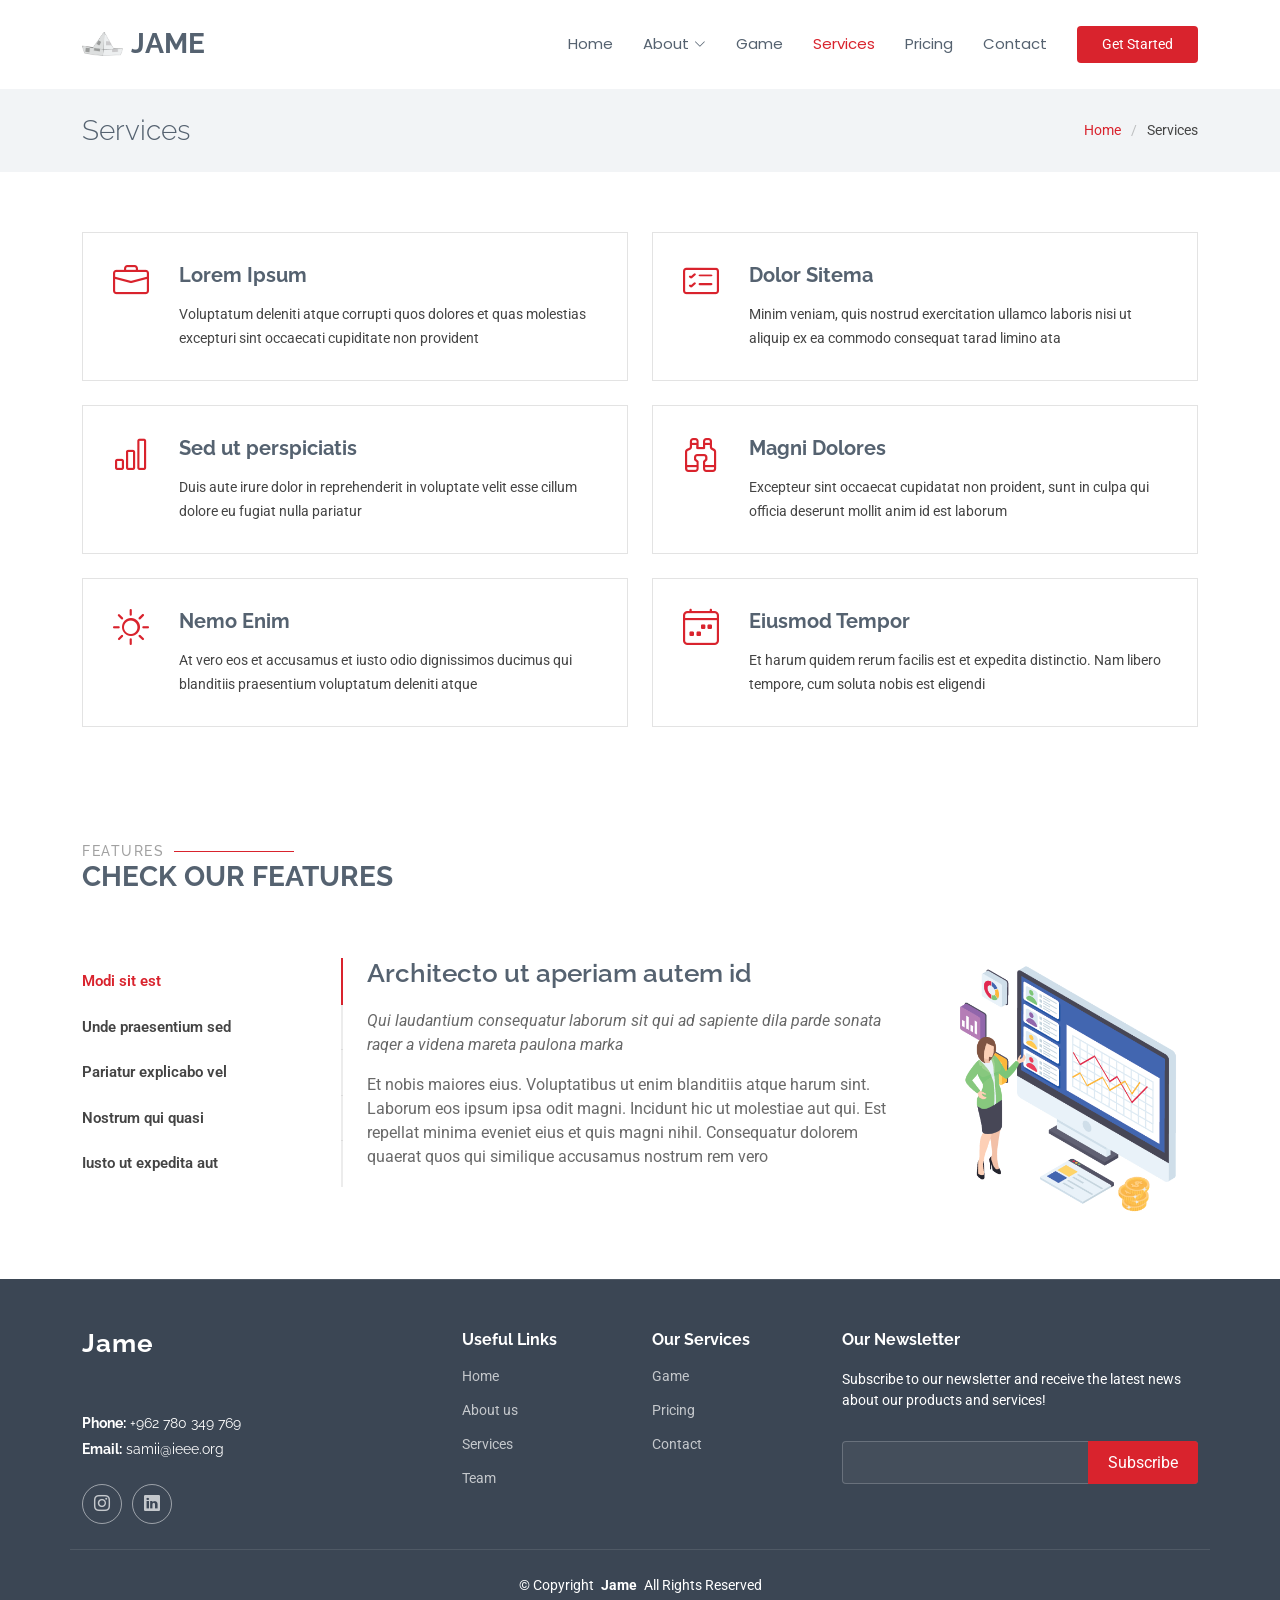
<file: services.html>
<!DOCTYPE html>
<html lang="en">

<head>
  <meta charset="utf-8">
  <meta content="width=device-width, initial-scale=1.0" name="viewport">
  <title>Services | Jame</title>
  <meta name="description" content="">
  <meta name="keywords" content="">

  <link href="assets/img/favicon.png" rel="icon">
  <link href="assets/img/apple-touch-icon.png" rel="apple-touch-icon">

  <link href="https://fonts.googleapis.com" rel="preconnect">
  <link href="https://fonts.gstatic.com" rel="preconnect" crossorigin>
  <link href="https://fonts.googleapis.com/css2?family=Roboto:ital,wght@0,100;0,300;0,400;0,500;0,700;0,900;1,100;1,300;1,400;1,500;1,700;1,900&family=Poppins:ital,wght@0,100;0,200;0,300;0,400;0,500;0,600;0,700;0,800;0,900;1,100;1,200;1,300;1,400;1,500;1,600;1,700;1,800;1,900&family=Raleway:ital,wght@0,100;0,200;0,300;0,400;0,500;0,600;0,700;0,800;0,900;1,100;1,200;1,300;1,400;1,500;1,600;1,700;1,800;1,900&display=swap" rel="stylesheet">

  <link href="assets/vendor/bootstrap/css/bootstrap.min.css" rel="stylesheet">
  <link href="assets/vendor/bootstrap-icons/bootstrap-icons.css" rel="stylesheet">
  <link href="assets/vendor/aos/aos.css" rel="stylesheet">
  <link href="assets/vendor/glightbox/css/glightbox.min.css" rel="stylesheet">
  <link href="assets/vendor/swiper/swiper-bundle.min.css" rel="stylesheet">

  <link href="assets/css/main.css" rel="stylesheet">

</head>

<body class="services-page">

  <header id="header" class="header d-flex align-items-center sticky-top">
    <div class="container-fluid container-xl position-relative d-flex align-items-center">

      <a href="index.html" class="logo d-flex align-items-center me-auto">
        <img src="assets\img\TooGameDev-01.png" alt="Jame" class="logo-img">
        <h1 class="sitename">Jame</h1>
      </a>

      <nav id="navmenu" class="navmenu">
        <ul>
          <li><a href="index.html">Home</a></li>
          <li class="dropdown"><a href="about.html"><span>About</span> <i class="bi bi-chevron-down toggle-dropdown"></i></a>
            <ul>
              <li><a href="team.html">Team</a></li>
              </ul>
          </li>
          <li><a href="Game.html">Game</a></li>
          <li><a href="services.html" class="active">Services</a></li>
          <li><a href="pricing.html">Pricing</a></li>
          <li><a href="contact.html">Contact</a></li>
        </ul>
        <i class="mobile-nav-toggle d-xl-none bi bi-list"></i>
      </nav>

      <a class="btn-getstarted" href="about.html">Get Started</a>

    </div>
  </header>

  <main class="main">

    <!-- Page Title -->
    <div class="page-title light-background">
      <div class="container d-lg-flex justify-content-between align-items-center">
        <h1 class="mb-2 mb-lg-0">Services</h1>
        <nav class="breadcrumbs">
          <ol>
            <li><a href="index.html">Home</a></li>
            <li class="current">Services</li>
          </ol>
        </nav>
      </div>
    </div><!-- End Page Title -->

    <!-- Services Section -->
    <section id="services" class="services section">

      <div class="container">

        <div class="row gy-4">

          <div class="col-md-6" data-aos="fade-up" data-aos-delay="100">
            <div class="service-item d-flex position-relative h-100">
              <i class="bi bi-briefcase icon flex-shrink-0"></i>
              <div>
                <h4 class="title"><a href="#" class="stretched-link">Lorem Ipsum</a></h4>
                <p class="description">Voluptatum deleniti atque corrupti quos dolores et quas molestias excepturi sint occaecati cupiditate non provident</p>
              </div>
            </div>
          </div><!-- End Service Item -->

          <div class="col-md-6" data-aos="fade-up" data-aos-delay="200">
            <div class="service-item d-flex position-relative h-100">
              <i class="bi bi-card-checklist icon flex-shrink-0"></i>
              <div>
                <h4 class="title"><a href="#" class="stretched-link">Dolor Sitema</a></h4>
                <p class="description">Minim veniam, quis nostrud exercitation ullamco laboris nisi ut aliquip ex ea commodo consequat tarad limino ata</p>
              </div>
            </div>
          </div><!-- End Service Item -->

          <div class="col-md-6" data-aos="fade-up" data-aos-delay="300">
            <div class="service-item d-flex position-relative h-100">
              <i class="bi bi-bar-chart icon flex-shrink-0"></i>
              <div>
                <h4 class="title"><a href="#" class="stretched-link">Sed ut perspiciatis</a></h4>
                <p class="description">Duis aute irure dolor in reprehenderit in voluptate velit esse cillum dolore eu fugiat nulla pariatur</p>
              </div>
            </div>
          </div><!-- End Service Item -->

          <div class="col-md-6" data-aos="fade-up" data-aos-delay="400">
            <div class="service-item d-flex position-relative h-100">
              <i class="bi bi-binoculars icon flex-shrink-0"></i>
              <div>
                <h4 class="title"><a href="#" class="stretched-link">Magni Dolores</a></h4>
                <p class="description">Excepteur sint occaecat cupidatat non proident, sunt in culpa qui officia deserunt mollit anim id est laborum</p>
              </div>
            </div>
          </div><!-- End Service Item -->

          <div class="col-md-6" data-aos="fade-up" data-aos-delay="500">
            <div class="service-item d-flex position-relative h-100">
              <i class="bi bi-brightness-high icon flex-shrink-0"></i>
              <div>
                <h4 class="title"><a href="#" class="stretched-link">Nemo Enim</a></h4>
                <p class="description">At vero eos et accusamus et iusto odio dignissimos ducimus qui blanditiis praesentium voluptatum deleniti atque</p>
              </div>
            </div>
          </div><!-- End Service Item -->

          <div class="col-md-6" data-aos="fade-up" data-aos-delay="600">
            <div class="service-item d-flex position-relative h-100">
              <i class="bi bi-calendar4-week icon flex-shrink-0"></i>
              <div>
                <h4 class="title"><a href="#" class="stretched-link">Eiusmod Tempor</a></h4>
                <p class="description">Et harum quidem rerum facilis est et expedita distinctio. Nam libero tempore, cum soluta nobis est eligendi</p>
              </div>
            </div>
          </div><!-- End Service Item -->

        </div>

      </div>

    </section><!-- /Services Section -->

    <!-- Features Section -->
    <section id="features" class="features section">

      <!-- Section Title -->
      <div class="container section-title" data-aos="fade-up">
        <h2>Features</h2>
        <p>Check Our Features<br></p>
      </div><!-- End Section Title -->

      <div class="container" data-aos="fade-up" data-aos-delay="100">

        <div class="row">
          <div class="col-lg-3">
            <ul class="nav nav-tabs flex-column">
              <li class="nav-item">
                <a class="nav-link active show" data-bs-toggle="tab" href="#features-tab-1">Modi sit est</a>
              </li>
              <li class="nav-item">
                <a class="nav-link" data-bs-toggle="tab" href="#features-tab-2">Unde praesentium sed</a>
              </li>
              <li class="nav-item">
                <a class="nav-link" data-bs-toggle="tab" href="#features-tab-3">Pariatur explicabo vel</a>
              </li>
              <li class="nav-item">
                <a class="nav-link" data-bs-toggle="tab" href="#features-tab-4">Nostrum qui quasi</a>
              </li>
              <li class="nav-item">
                <a class="nav-link" data-bs-toggle="tab" href="#features-tab-5">Iusto ut expedita aut</a>
              </li>
            </ul>
          </div>
          <div class="col-lg-9 mt-4 mt-lg-0">
            <div class="tab-content">
              <div class="tab-pane active show" id="features-tab-1">
                <div class="row">
                  <div class="col-lg-8 details order-2 order-lg-1">
                    <h3>Architecto ut aperiam autem id</h3>
                    <p class="fst-italic">Qui laudantium consequatur laborum sit qui ad sapiente dila parde sonata raqer a videna mareta paulona marka</p>
                    <p>Et nobis maiores eius. Voluptatibus ut enim blanditiis atque harum sint. Laborum eos ipsum ipsa odit magni. Incidunt hic ut molestiae aut qui. Est repellat minima eveniet eius et quis magni nihil. Consequatur dolorem quaerat quos qui similique accusamus nostrum rem vero</p>
                  </div>
                  <div class="col-lg-4 text-center order-1 order-lg-2">
                    <img src="assets/img/tabs/tab-1.png" alt="" class="img-fluid">
                  </div>
                </div>
              </div>
              <div class="tab-pane" id="features-tab-2">
                <div class="row">
                  <div class="col-lg-8 details order-2 order-lg-1">
                    <h3>Et blanditiis nemo veritatis excepturi</h3>
                    <p class="fst-italic">Qui laudantium consequatur laborum sit qui ad sapiente dila parde sonata raqer a videna mareta paulona marka</p>
                    <p>Ea ipsum voluptatem consequatur quis est. Illum error ullam omnis quia et reiciendis sunt sunt est. Non aliquid repellendus itaque accusamus eius et velit ipsa voluptates. Optio nesciunt eaque beatae accusamus lerode pakto madirna desera vafle de nideran pal</p>
                  </div>
                  <div class="col-lg-4 text-center order-1 order-lg-2">
                    <img src="assets/img/tabs/tab-2.png" alt="" class="img-fluid">
                  </div>
                </div>
              </div>
              <div class="tab-pane" id="features-tab-3">
                <div class="row">
                  <div class="col-lg-8 details order-2 order-lg-1">
                    <h3>Impedit facilis occaecati odio neque aperiam sit</h3>
                    <p class="fst-italic">Eos voluptatibus quo. Odio similique illum id quidem non enim fuga. Qui natus non sunt dicta dolor et. In asperiores velit quaerat perferendis aut</p>
                    <p>Iure officiis odit rerum. Harum sequi eum illum corrupti culpa veritatis quisquam. Neque necessitatibus illo rerum eum ut. Commodi ipsam minima molestiae sed laboriosam a iste odio. Earum odit nesciunt fugiat sit ullam. Soluta et harum voluptatem optio quae</p>
                  </div>
                  <div class="col-lg-4 text-center order-1 order-lg-2">
                    <img src="assets/img/tabs/tab-3.png" alt="" class="img-fluid">
                  </div>
                </div>
              </div>
              <div class="tab-pane" id="features-tab-4">
                <div class="row">
                  <div class="col-lg-8 details order-2 order-lg-1">
                    <h3>Fuga dolores inventore laboriosam ut est accusamus laboriosam dolore</h3>
                    <p class="fst-italic">Totam aperiam accusamus. Repellat consequuntur iure voluptas iure porro quis delectus</p>
                    <p>Eaque consequuntur consequuntur libero expedita in voluptas. Nostrum ipsam necessitatibus aliquam fugiat debitis quis velit. Eum ex maxime error in consequatur corporis atque. Eligendi asperiores sed qui veritatis aperiam quia a laborum inventore</p>
                  </div>
                  <div class="col-lg-4 text-center order-1 order-lg-2">
                    <img src="assets/img/tabs/tab-4.png" alt="" class="img-fluid">
                  </div>
                </div>
              </div>
              <div class="tab-pane" id="features-tab-5">
                <div class="row">
                  <div class="col-lg-8 details order-2 order-lg-1">
                    <h3>Est eveniet ipsam sindera pad rone matrelat sando reda</h3>
                    <p class="fst-italic">Omnis blanditiis saepe eos autem qui sunt debitis porro quia.</p>
                    <p>Exercitationem nostrum omnis. Ut reiciendis repudiandae minus. Omnis recusandae ut non quam ut quod eius qui. Ipsum quia odit vero atque qui quibusdam amet. Occaecati sed est sint aut vitae molestiae voluptate vel</p>
                  </div>
                  <div class="col-lg-4 text-center order-1 order-lg-2">
                    <img src="assets/img/tabs/tab-5.png" alt="" class="img-fluid">
                  </div>
                </div>
              </div>
            </div>
          </div>
        </div>

      </div>

    </section><!-- /Features Section -->

  </main>

  <footer id="footer" class="footer dark-background">

    <div class="container footer-top">
      <div class="row gy-4">
        <div class="col-lg-4 col-md-6 footer-about">
          <a href="index.html" class="logo d-flex align-items-center">
            <span class="sitename">Jame</span>
          </a>
          <div class="footer-contact pt-3">
            <p class="mt-3"><strong>Phone:</strong> <span>+962 780 349 769</span></p>
            <p><strong>Email:</strong> <span>samii@ieee.org</span></p>
          </div>
          <div class="social-links d-flex mt-4">
	            <a href="https://www.instagram.com/jame.game"><i class="bi bi-instagram"></i></a>
            <a href="https://www.linkedin.com/company/jamegame"><i class="bi bi-linkedin"></i></a>
          </div>
        </div>

        <div class="col-lg-2 col-md-3 footer-links">
          <h4>Useful Links</h4>
          <ul>
            <li><a href="index.html">Home</a></li>
            <li><a href="about.html">About us</a></li>
            <li><a href="#">Services</a></li>
            <li><a href="team.html">Team</a></li>
          </ul>
        </div>

        <div class="col-lg-2 col-md-3 footer-links">
          <h4>Our Services</h4>
          <ul>
            <li><a href="Game.html">Game</a></li>
            <li><a href="pricing.html">Pricing</a></li>
            <li><a href="contact.html">Contact</a></li>
          </ul>
        </div>

        <div class="col-lg-4 col-md-12 footer-newsletter">
          <h4>Our Newsletter</h4>
          <p>Subscribe to our newsletter and receive the latest news about our products and services!</p>
          <form action="forms/newsletter.php" method="post" class="php-email-form">
            <div class="newsletter-form"><input type="email" name="email"><input type="submit" value="Subscribe"></div>
            <div class="loading">Loading</div>
            <div class="error-message"></div>
            <div class="sent-message">Your subscription request has been sent. Thank you!</div>
          </form>
        </div>
        <div class="container copyright text-center mt-4">
          <p>© <span>Copyright</span> <strong class="px-1 sitename">Jame</strong> <span>All Rights Reserved</span></p>
        </div>
      </div>
    </div>

  </footer>

  <!-- Scroll Top -->
  <a href="#" id="scroll-top" class="scroll-top d-flex align-items-center justify-content-center"><i class="bi bi-arrow-up-short"></i></a>

  <!-- Preloader -->
  <div id="preloader"></div>

  <!-- Vendor JS Files -->
  <script src="assets/vendor/bootstrap/js/bootstrap.bundle.min.js"></script>
  <script src="assets/vendor/php-email-form/validate.js"></script>
  <script src="assets/vendor/aos/aos.js"></script>
  <script src="assets/vendor/glightbox/js/glightbox.min.js"></script>
  <script src="assets/vendor/imagesloaded/imagesloaded.pkgd.min.js"></script>
  <script src="assets/vendor/isotope-layout/isotope.pkgd.min.js"></script>
  <script src="assets/vendor/purecounter/purecounter_vanilla.js"></script>
  <script src="assets/vendor/waypoints/noframework.waypoints.js"></script>
  <script src="assets/vendor/swiper/swiper-bundle.min.js"></script>

  <!-- Main JS File -->
  <script src="assets/js/main.js"></script>

</body>

</html>
</file>
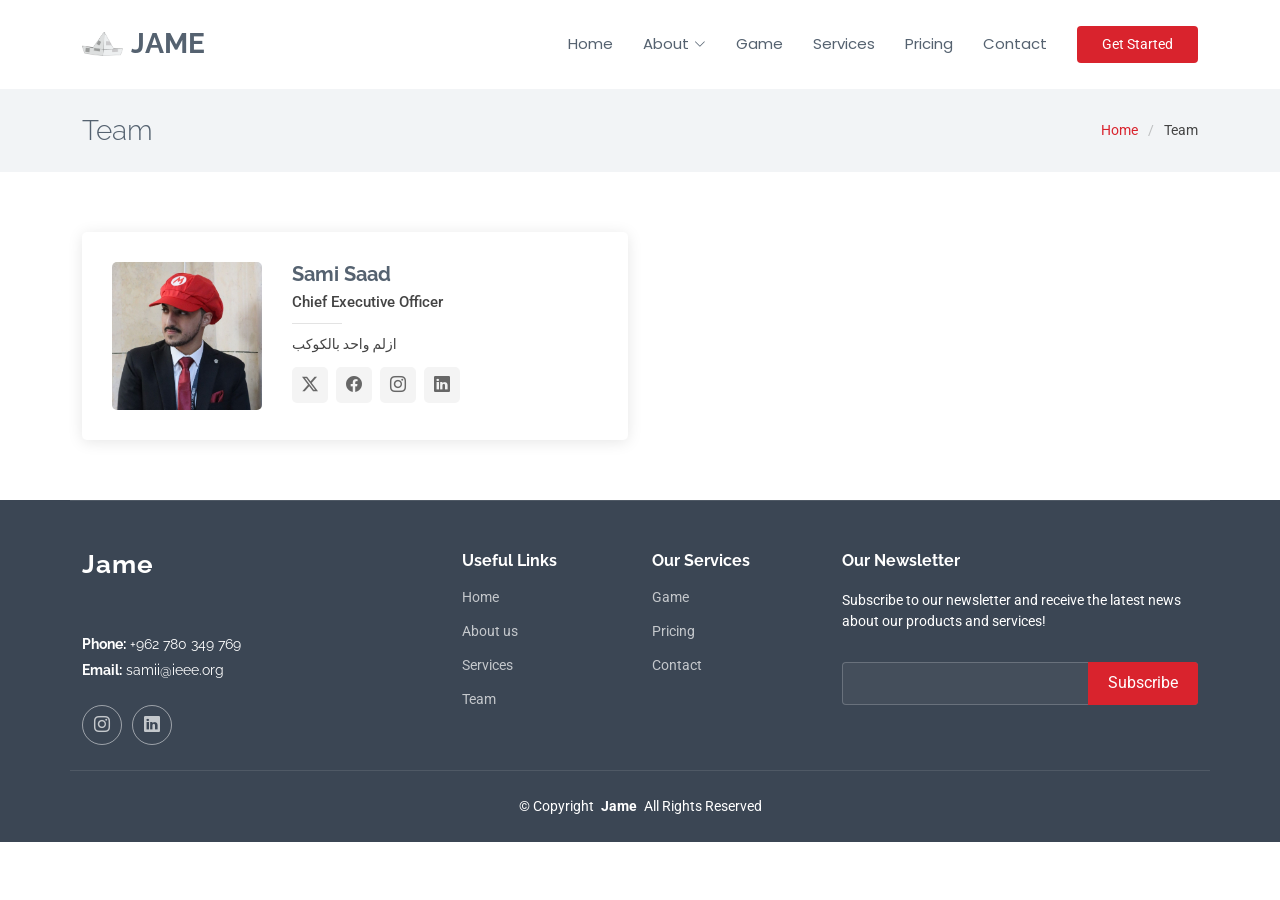
<file: team.html>
<!DOCTYPE html>
<html lang="en">

<head>
  <meta charset="utf-8">
  <meta content="width=device-width, initial-scale=1.0" name="viewport">
  <title>Team | Jame</title>
  <meta name="description" content="">
  <meta name="keywords" content="">

  <link href="assets/img/favicon.png" rel="icon">
  <link href="assets/img/apple-touch-icon.png" rel="apple-touch-icon">
  <link href="https://fonts.googleapis.com" rel="preconnect">
  <link href="https://fonts.gstatic.com" rel="preconnect" crossorigin>
  <link href="https://fonts.googleapis.com/css2?family=Roboto:ital,wght@0,100;0,300;0,400;0,500;0,700;0,900;1,100;1,300;1,400;1,500;1,700;1,900&family=Poppins:ital,wght@0,100;0,200;0,300;0,400;0,500;0,600;0,700;0,800;0,900;1,100;1,200;1,300;1,400;1,500;1,600;1,700;1,800;1,900&family=Raleway:ital,wght@0,100;0,200;0,300;0,400;0,500;0,600;0,700;0,800;0,900;1,100;1,200;1,300;1,400;1,500;1,600;1,700;1,800;1,900&display=swap" rel="stylesheet">
  <link href="assets/vendor/bootstrap/css/bootstrap.min.css" rel="stylesheet">
  <link href="assets/vendor/bootstrap-icons/bootstrap-icons.css" rel="stylesheet">
  <link href="assets/vendor/aos/aos.css" rel="stylesheet">
  <link href="assets/vendor/glightbox/css/glightbox.min.css" rel="stylesheet">
  <link href="assets/vendor/swiper/swiper-bundle.min.css" rel="stylesheet">

  <link href="assets/css/main.css" rel="stylesheet">
</head>

<body class="team-page">

  <header id="header" class="header d-flex align-items-center sticky-top">
    <div class="container-fluid container-xl position-relative d-flex align-items-center">

      <a href="index.html" class="logo d-flex align-items-center me-auto">
        <img src="assets\img\TooGameDev-01.png" alt="Jame" class="logo-img">
        <h1 class="sitename">Jame</h1>
      </a>

      <nav id="navmenu" class="navmenu">
        <ul>
          <li><a href="index.html">Home</a></li>
          <li class="dropdown"><a href="about.html"><span>About</span> <i class="bi bi-chevron-down toggle-dropdown"></i></a>
            <ul>
              <li><a href="team.html" class="active">Team</a></li>
            </ul>
          </li>
          <li><a href="Game.html">Game</a></li>
          <li><a href="services.html">Services</a></li>
          <li><a href="pricing.html">Pricing</a></li>
          <li><a href="contact.html">Contact</a></li>
        </ul>
        <i class="mobile-nav-toggle d-xl-none bi bi-list"></i>
      </nav>

      <a class="btn-getstarted" href="about.html">Get Started</a>

    </div>
  </header>

  <main class="main">

    <!-- Page Title -->
    <div class="page-title light-background">
      <div class="container d-lg-flex justify-content-between align-items-center">
        <h1 class="mb-2 mb-lg-0">Team</h1>
        <nav class="breadcrumbs">
          <ol>
            <li><a href="index.html">Home</a></li>
            <li class="current">Team</li>
          </ol>
        </nav>
      </div>
    </div><!-- End Page Title -->

    <!-- Team Section -->
    <section id="team" class="team section">

      <div class="container">

        <div class="row gy-4">

          <div class="col-lg-6" data-aos="fade-up" data-aos-delay="100">
            <div class="team-member d-flex align-items-start">
              <div class="pic"><img src="assets/img/team/team-1.jpg" class="img-fluid" alt=""></div>
              <div class="member-info">
                <h4>Sami Saad</h4>
                <span>Chief Executive Officer</span>
                <p>ازلم واحد بالكوكب</p>
                <div class="social">
                  <a href="https://www.x.com/sams3d"><i class="bi bi-twitter-x"></i></a>
                  <a href="https://web.facebook.com/SAMI.S3D"><i class="bi bi-facebook"></i></a>
                  <a href="https://www.instagram.com/sam.s3d/"><i class="bi bi-instagram"></i></a>
                  <a href="https://www.linkedin.com/in/samiisaad/"> <i class="bi bi-linkedin"></i> </a>
                </div>
              </div>
            </div>
          </div><!-- End Team Member -->

        </div>

      </div>

    </section><!-- /Team Section -->

  </main>

  <footer id="footer" class="footer dark-background">

    <div class="container footer-top">
      <div class="row gy-4">
        <div class="col-lg-4 col-md-6 footer-about">
          <a href="index.html" class="logo d-flex align-items-center">
            <span class="sitename">Jame</span>
          </a>
          <div class="footer-contact pt-3">
            <p class="mt-3"><strong>Phone:</strong> <span>+962 780 349 769</span></p>
            <p><strong>Email:</strong> <span>samii@ieee.org</span></p>
          </div>
          <div class="social-links d-flex mt-4">
	            <a href="https://www.instagram.com/jame.game"><i class="bi bi-instagram"></i></a>
            <a href="https://www.linkedin.com/company/jamegame"><i class="bi bi-linkedin"></i></a>
          </div>
        </div>

        <div class="col-lg-2 col-md-3 footer-links">
          <h4>Useful Links</h4>
          <ul>
            <li><a href="index.html">Home</a></li>
            <li><a href="about.html">About us</a></li>
            <li><a href="services.html">Services</a></li>
            <li><a href="#">Team</a></li>
          </ul>
        </div>

        <div class="col-lg-2 col-md-3 footer-links">
          <h4>Our Services</h4>
          <ul>
            <li><a href="Game.html">Game</a></li>
            <li><a href="pricing.html">Pricing</a></li>
            <li><a href="contact.html">Contact</a></li>
          </ul>
        </div>

        <div class="col-lg-4 col-md-12 footer-newsletter">
          <h4>Our Newsletter</h4>
          <p>Subscribe to our newsletter and receive the latest news about our products and services!</p>
          <form action="forms/newsletter.php" method="post" class="php-email-form">
            <div class="newsletter-form"><input type="email" name="email"><input type="submit" value="Subscribe"></div>
            <div class="loading">Loading</div>
            <div class="error-message"></div>
            <div class="sent-message">Your subscription request has been sent. Thank you!</div>
          </form>
        </div>
        <div class="container copyright text-center mt-4">
          <p>© <span>Copyright</span> <strong class="px-1 sitename">Jame</strong> <span>All Rights Reserved</span></p>
        </div>
      </div>
    </div>
  </footer>

  <!-- Scroll Top -->
  <a href="#" id="scroll-top" class="scroll-top d-flex align-items-center justify-content-center"><i class="bi bi-arrow-up-short"></i></a>

  <!-- Preloader -->
  <div id="preloader"></div>

  <!-- Vendor JS Files -->
  <script src="assets/vendor/bootstrap/js/bootstrap.bundle.min.js"></script>
  <script src="assets/vendor/php-email-form/validate.js"></script>
  <script src="assets/vendor/aos/aos.js"></script>
  <script src="assets/vendor/glightbox/js/glightbox.min.js"></script>
  <script src="assets/vendor/imagesloaded/imagesloaded.pkgd.min.js"></script>
  <script src="assets/vendor/isotope-layout/isotope.pkgd.min.js"></script>
  <script src="assets/vendor/purecounter/purecounter_vanilla.js"></script>
  <script src="assets/vendor/waypoints/noframework.waypoints.js"></script>
  <script src="assets/vendor/swiper/swiper-bundle.min.js"></script>

  <!-- Main JS File -->
  <script src="assets/js/main.js"></script>

</body>

</html>
</file>
<file: assets/css/main.css>
/**
* Template Name: Sailor
* Template URL: https://bootstrapmade.com/sailor-free-bootstrap-theme/
* Updated: Aug 07 2024 with Bootstrap v5.3.3
* Author: BootstrapMade.com
* License: https://bootstrapmade.com/license/
*/

/*--------------------------------------------------------------
# Font & Color Variables
# Help: https://bootstrapmade.com/color-system/
--------------------------------------------------------------*/
/* Fonts */
:root {
  --default-font: "Roboto",  system-ui, -apple-system, "Segoe UI", Roboto, "Helvetica Neue", Arial, "Noto Sans", "Liberation Sans", sans-serif, "Apple Color Emoji", "Segoe UI Emoji", "Segoe UI Symbol", "Noto Color Emoji";
  --heading-font: "Raleway",  sans-serif;
  --nav-font: "Poppins",  sans-serif;
}

body, html {
  margin: 0;
  padding: 0;
}
#hero-carousel .background-video {
  width: 100%;
  height: 100vh;
  object-fit: cover;
}

#canvas3D {
  display: block;
  position: absolute;
  top: 0;
  left: 0;
  width: 100%;
  height: 100%;
}

.logo-img {
  width: 40.5px; /* اضبط الحجم حسب الحاجة */
  height: auto;
  margin-right: 1px; /* مسافة بين اللوجو والنص */
}
/* Global Colors - The following color variables are used throughout the website. Updating them here will change the color scheme of the entire website */
:root { 
  --background-color: #ffffff; /* Background color for the entire website, including individual sections */
  --default-color: #444444; /* Default color used for the majority of the text content across the entire website */
  --heading-color: #556270; /* Color for headings, subheadings and title throughout the website */
  --accent-color: #d9232d; /* Accent color that represents your brand on the website. It's used for buttons, links, and other elements that need to stand out */
  --surface-color: #ffffff; /* The surface color is used as a background of boxed elements within sections, such as cards, icon boxes, or other elements that require a visual separation from the global background. */
  --contrast-color: #ffffff; /* Contrast color for text, ensuring readability against backgrounds of accent, heading, or default colors. */
}

/* Nav Menu Colors - The following color variables are used specifically for the navigation menu. They are separate from the global colors to allow for more customization options */
:root {
  --nav-color: #556270;  /* The default color of the main navmenu links */
  --nav-hover-color: #d9232d; /* Applied to main navmenu links when they are hovered over or active */
  --nav-mobile-background-color: #ffffff; /* Used as the background color for mobile navigation menu */
  --nav-dropdown-background-color: #ffffff; /* Used as the background color for dropdown items that appear when hovering over primary navigation items */
  --nav-dropdown-color: #556270; /* Used for navigation links of the dropdown items in the navigation menu. */
  --nav-dropdown-hover-color: #d9232d; /* Similar to --nav-hover-color, this color is applied to dropdown navigation links when they are hovered over. */
}

/* Color Presets - These classes override global colors when applied to any section or element, providing reuse of the sam color scheme. */

.light-background {
  --background-color: #f2f4f6;
  --surface-color: #ffffff;
}

.dark-background {
  --background-color: #3b4654;
  --default-color: #ffffff;
  --heading-color: #ffffff;
  --surface-color: #444e5b;
  --contrast-color: #ffffff;
}

/* Smooth scroll */
:root {
  scroll-behavior: smooth;
}

/*--------------------------------------------------------------
# General Styling & Shared Classes
--------------------------------------------------------------*/
body {
  color: var(--default-color);
  background-color: var(--background-color);
  font-family: var(--default-font);
}

a {
  color: var(--accent-color);
  text-decoration: none;
  transition: 0.3s;
}

a:hover {
  color: color-mix(in srgb, var(--accent-color), transparent 25%);
  text-decoration: none;
}

h1,
h2,
h3,
h4,
h5,
h6 {
  color: var(--heading-color);
  font-family: var(--heading-font);
}

/* PHP Email Form Messages
------------------------------*/
.php-email-form .error-message {
  display: none;
  background: #df1529;
  color: #ffffff;
  text-align: left;
  padding: 15px;
  margin-bottom: 24px;
  font-weight: 600;
}

.php-email-form .sent-message {
  display: none;
  color: #ffffff;
  background: #059652;
  text-align: center;
  padding: 15px;
  margin-bottom: 24px;
  font-weight: 600;
}

.php-email-form .loading {
  display: none;
  background: var(--surface-color);
  text-align: center;
  padding: 15px;
  margin-bottom: 24px;
}

.php-email-form .loading:before {
  content: "";
  display: inline-block;
  border-radius: 50%;
  width: 24px;
  height: 24px;
  margin: 0 10px -6px 0;
  border: 3px solid var(--accent-color);
  border-top-color: var(--surface-color);
  animation: php-email-form-loading 1s linear infinite;
}

@keyframes php-email-form-loading {
  0% {
    transform: rotate(0deg);
  }

  100% {
    transform: rotate(360deg);
  }
}

/*--------------------------------------------------------------
# Global Header
--------------------------------------------------------------*/
.header {
  color: var(--default-color);
  background-color: var(--background-color);
  padding: 15px 0;
  transition: all 0.5s;
  z-index: 997;
}

.header .logo {
  line-height: 1;
}

.header .logo img {
  max-height: 36px;
  margin-right: 8px;
}

.header .logo h1 {
  font-size: 28px;
  margin: 0;
  font-weight: 700;
  color: var(--heading-color);
  text-transform: uppercase;
}

.header .btn-getstarted,
.header .btn-getstarted:focus {
  color: var(--contrast-color);
  background: var(--accent-color);
  font-size: 14px;
  padding: 8px 25px;
  margin: 0 0 0 30px;
  border-radius: 4px;
  transition: 0.3s;
}

.header .btn-getstarted:hover,
.header .btn-getstarted:focus:hover {
  color: var(--contrast-color);
  background: color-mix(in srgb, var(--accent-color), transparent 15%);
}

@media (max-width: 1200px) {
  .header .logo {
    order: 1;
  }

  .header .btn-getstarted {
    order: 2;
    margin: 0 15px 0 0;
    padding: 6px 15px;
  }

  .header .navmenu {
    order: 3;
  }
}

.scrolled .header {
  box-shadow: 0px 0 18px rgba(0, 0, 0, 0.1);
}

/*--------------------------------------------------------------
# Navigation Menu
--------------------------------------------------------------*/
/* Navmenu - Desktop */
@media (min-width: 1200px) {
  .navmenu {
    padding: 0;
  }

  .navmenu ul {
    margin: 0;
    padding: 0;
    display: flex;
    list-style: none;
    align-items: center;
  }

  .navmenu li {
    position: relative;
  }

  .navmenu a,
  .navmenu a:focus {
    color: var(--nav-color);
    padding: 18px 15px;
    font-size: 15px;
    font-family: var(--nav-font);
    font-weight: 400;
    display: flex;
    align-items: center;
    justify-content: space-between;
    white-space: nowrap;
    transition: 0.3s;
  }

  .navmenu a i,
  .navmenu a:focus i {
    font-size: 12px;
    line-height: 0;
    margin-left: 5px;
    transition: 0.3s;
  }

  .navmenu li:last-child a {
    padding-right: 0;
  }

  .navmenu li:hover>a,
  .navmenu .active,
  .navmenu .active:focus {
    color: var(--nav-hover-color);
  }

  .navmenu .dropdown ul {
    margin: 0;
    padding: 10px 0;
    background: var(--nav-dropdown-background-color);
    display: block;
    position: absolute;
    visibility: hidden;
    left: 14px;
    top: 130%;
    opacity: 0;
    transition: 0.3s;
    border-radius: 4px;
    z-index: 99;
    box-shadow: 0px 0px 30px rgba(0, 0, 0, 0.1);
  }

  .navmenu .dropdown ul li {
    min-width: 200px;
  }

  .navmenu .dropdown ul a {
    padding: 10px 20px;
    font-size: 15px;
    text-transform: none;
    color: var(--nav-dropdown-color);
  }

  .navmenu .dropdown ul a i {
    font-size: 12px;
  }

  .navmenu .dropdown ul a:hover,
  .navmenu .dropdown ul .active:hover,
  .navmenu .dropdown ul li:hover>a {
    color: var(--nav-dropdown-hover-color);
  }

  .navmenu .dropdown:hover>ul {
    opacity: 1;
    top: 100%;
    visibility: visible;
  }

  .navmenu .dropdown .dropdown ul {
    top: 0;
    left: -90%;
    visibility: hidden;
  }

  .navmenu .dropdown .dropdown:hover>ul {
    opacity: 1;
    top: 0;
    left: -100%;
    visibility: visible;
  }
}

/* Navmenu - Mobile */
@media (max-width: 1199px) {
  .mobile-nav-toggle {
    color: var(--nav-color);
    font-size: 28px;
    line-height: 0;
    margin-right: 10px;
    cursor: pointer;
    transition: color 0.3s;
  }

  .navmenu {
    padding: 0;
    z-index: 9997;
  }

  .navmenu ul {
    display: none;
    list-style: none;
    position: absolute;
    inset: 60px 20px 20px 20px;
    padding: 10px 0;
    margin: 0;
    border-radius: 6px;
    background-color: var(--nav-mobile-background-color);
    overflow-y: auto;
    transition: 0.3s;
    z-index: 9998;
    box-shadow: 0px 0px 30px rgba(0, 0, 0, 0.1);
  }

  .navmenu a,
  .navmenu a:focus {
    color: var(--nav-dropdown-color);
    padding: 10px 20px;
    font-family: var(--nav-font);
    font-size: 17px;
    font-weight: 500;
    display: flex;
    align-items: center;
    justify-content: space-between;
    white-space: nowrap;
    transition: 0.3s;
  }

  .navmenu a i,
  .navmenu a:focus i {
    font-size: 12px;
    line-height: 0;
    margin-left: 5px;
    width: 30px;
    height: 30px;
    display: flex;
    align-items: center;
    justify-content: center;
    border-radius: 50%;
    transition: 0.3s;
    background-color: color-mix(in srgb, var(--accent-color), transparent 90%);
  }

  .navmenu a i:hover,
  .navmenu a:focus i:hover {
    background-color: var(--accent-color);
    color: var(--contrast-color);
  }

  .navmenu a:hover,
  .navmenu .active,
  .navmenu .active:focus {
    color: var(--nav-dropdown-hover-color);
  }

  .navmenu .active i,
  .navmenu .active:focus i {
    background-color: var(--accent-color);
    color: var(--contrast-color);
    transform: rotate(180deg);
  }

  .navmenu .dropdown ul {
    position: static;
    display: none;
    z-index: 99;
    padding: 10px 0;
    margin: 10px 20px;
    background-color: var(--nav-dropdown-background-color);
    border: 1px solid color-mix(in srgb, var(--default-color), transparent 90%);
    box-shadow: none;
    transition: all 0.5s ease-in-out;
  }

  .navmenu .dropdown ul ul {
    background-color: rgba(33, 37, 41, 0.1);
  }

  .navmenu .dropdown>.dropdown-active {
    display: block;
    background-color: rgba(33, 37, 41, 0.03);
  }

  .mobile-nav-active {
    overflow: hidden;
  }

  .mobile-nav-active .mobile-nav-toggle {
    color: #fff;
    position: absolute;
    font-size: 32px;
    top: 15px;
    right: 15px;
    margin-right: 0;
    z-index: 9999;
  }

  .mobile-nav-active .navmenu {
    position: fixed;
    overflow: hidden;
    inset: 0;
    background: rgba(33, 37, 41, 0.8);
    transition: 0.3s;
  }

  .mobile-nav-active .navmenu>ul {
    display: block;
  }
}

/*--------------------------------------------------------------
# Global Footer
--------------------------------------------------------------*/
.footer {
  color: var(--default-color);
  background-color: var(--background-color);
  font-size: 14px;
  position: relative;
}

.footer .footer-top {
  padding-top: 50px;
  border-top: 1px solid color-mix(in srgb, var(--default-color), transparent 90%);
}

.footer .footer-about .logo {
  line-height: 1;
  margin-bottom: 25px;
}

.footer .footer-about .logo img {
  max-height: 40px;
  margin-right: 6px;
}

.footer .footer-about .logo span {
  font-size: 26px;
  font-weight: 700;
  letter-spacing: 1px;
  font-family: var(--heading-font);
  color: var(--heading-color);
}

.footer .footer-about p {
  font-size: 14px;
  font-family: var(--heading-font);
}

.footer .social-links a {
  display: flex;
  align-items: center;
  justify-content: center;
  width: 40px;
  height: 40px;
  border-radius: 50%;
  border: 1px solid color-mix(in srgb, var(--default-color), transparent 50%);
  font-size: 16px;
  color: color-mix(in srgb, var(--default-color), transparent 30%);
  margin-right: 10px;
  transition: 0.3s;
}

.footer .social-links a:hover {
  color: var(--accent-color);
  border-color: var(--accent-color);
}

.footer h4 {
  font-size: 16px;
  font-weight: bold;
  position: relative;
  padding-bottom: 12px;
}

.footer .footer-links {
  margin-bottom: 30px;
}

.footer .footer-links ul {
  list-style: none;
  padding: 0;
  margin: 0;
}

.footer .footer-links ul i {
  padding-right: 2px;
  font-size: 12px;
  line-height: 0;
}

.footer .footer-links ul li {
  padding: 10px 0;
  display: flex;
  align-items: center;
}

.footer .footer-links ul li:first-child {
  padding-top: 0;
}

.footer .footer-links ul a {
  color: color-mix(in srgb, var(--default-color), transparent 30%);
  display: inline-block;
  line-height: 1;
}

.footer .footer-links ul a:hover {
  color: var(--accent-color);
}

.footer .footer-contact p {
  margin-bottom: 5px;
}

.footer .footer-newsletter .newsletter-form {
  margin-top: 30px;
  margin-bottom: 15px;
  padding: 6px 8px;
  position: relative;
  border-radius: 4px;
  border: 1px solid color-mix(in srgb, var(--default-color), transparent 80%);
  display: flex;
  background-color: var(--surface-color);
  transition: 0.3s;
}

.footer .footer-newsletter .newsletter-form:focus-within {
  border-color: var(--accent-color);
}

.footer .footer-newsletter .newsletter-form input[type=email] {
  border: 0;
  padding: 4px;
  width: 100%;
  background-color: var(--surface-color);
  color: var(--default-color);
}

.footer .footer-newsletter .newsletter-form input[type=email]:focus-visible {
  outline: none;
}

.footer .footer-newsletter .newsletter-form input[type=submit] {
  border: 0;
  font-size: 16px;
  padding: 0 20px;
  margin: -7px -9px -7px 0;
  background: var(--accent-color);
  color: var(--contrast-color);
  transition: 0.3s;
  border-radius: 0 4px 4px 0;
}

.footer .footer-newsletter .newsletter-form input[type=submit]:hover {
  background: color-mix(in srgb, var(--accent-color), transparent 20%);
}

.footer .copyright {
  padding: 25px 0;
  border-top: 1px solid color-mix(in srgb, var(--default-color), transparent 90%);
}

.footer .copyright p {
  margin-bottom: 0;
}

.footer .credits {
  margin-top: 6px;
  font-size: 13px;
}

/*--------------------------------------------------------------
# Preloader
--------------------------------------------------------------*/
#preloader {
  position: fixed;
  inset: 0;
  z-index: 999999;
  overflow: hidden;
  background: var(--background-color);
  transition: all 0.6s ease-out;
}

#preloader:before {
  content: "";
  position: fixed;
  top: calc(50% - 30px);
  left: calc(50% - 30px);
  border: 6px solid #ffffff;
  border-color: var(--accent-color) transparent var(--accent-color) transparent;
  border-radius: 50%;
  width: 60px;
  height: 60px;
  animation: animate-preloader 1.5s linear infinite;
}

@keyframes animate-preloader {
  0% {
    transform: rotate(0deg);
  }

  100% {
    transform: rotate(360deg);
  }
}

/*--------------------------------------------------------------
# Scroll Top Button
--------------------------------------------------------------*/
.scroll-top {
  position: fixed;
  visibility: hidden;
  opacity: 0;
  right: 15px;
  bottom: 15px;
  z-index: 99999;
  background-color: var(--accent-color);
  width: 40px;
  height: 40px;
  border-radius: 4px;
  transition: all 0.4s;
}

.scroll-top i {
  font-size: 24px;
  color: var(--contrast-color);
  line-height: 0;
}

.scroll-top:hover {
  background-color: color-mix(in srgb, var(--accent-color), transparent 20%);
  color: var(--contrast-color);
}

.scroll-top.active {
  visibility: visible;
  opacity: 1;
}

/*--------------------------------------------------------------
# Disable aos animation delay on mobile devices
--------------------------------------------------------------*/
@media screen and (max-width: 768px) {
  [data-aos-delay] {
    transition-delay: 0 !important;
  }
}

/*--------------------------------------------------------------
# Global Page Titles & Breadcrumbs
--------------------------------------------------------------*/
.page-title {
  color: var(--default-color);
  background-color: var(--background-color);
  padding: 25px 0;
  position: relative;
}

.page-title h1 {
  font-size: 28px;
  font-weight: 300;
}

.page-title .breadcrumbs ol {
  display: flex;
  flex-wrap: wrap;
  list-style: none;
  padding: 0;
  margin: 0;
  font-size: 14px;
  font-weight: 400;
}

.page-title .breadcrumbs ol li+li {
  padding-left: 10px;
}

.page-title .breadcrumbs ol li+li::before {
  content: "/";
  display: inline-block;
  padding-right: 10px;
  color: color-mix(in srgb, var(--default-color), transparent 70%);
}

/*--------------------------------------------------------------
# Global Sections
--------------------------------------------------------------*/
section,
.section {
  color: var(--default-color);
  background-color: var(--background-color);
  padding: 60px 0;
  scroll-margin-top: 90px;
  overflow: clip;
}

@media (max-width: 1199px) {

  section,
  .section {
    scroll-margin-top: 66px;
  }
}

/*--------------------------------------------------------------
# Global Section Titles
--------------------------------------------------------------*/
.section-title {
  padding-bottom: 60px;
  position: relative;
}

.section-title h2 {
  font-size: 14px;
  font-weight: 500;
  padding: 0;
  line-height: 1px;
  margin: 0;
  letter-spacing: 1.5px;
  text-transform: uppercase;
  color: color-mix(in srgb, var(--default-color), transparent 50%);
  position: relative;
}

.section-title h2::after {
  content: "";
  width: 120px;
  height: 1px;
  display: inline-block;
  background: var(--accent-color);
  margin: 4px 10px;
}

.section-title p {
  color: var(--heading-color);
  margin: 0;
  font-size: 28px;
  font-weight: 700;
  text-transform: uppercase;
  font-family: var(--heading-font);
}

/*--------------------------------------------------------------
# Hero Section
--------------------------------------------------------------*/
.hero {
  padding: 0;
}

#hero-carousel {
  width: 100%;
  height: 100vh;
}


@media (max-width: 1200px) {
  .hero .carousel {
    min-height: calc(100vh - 66px);
  }
}

.hero img {
  position: absolute;
  inset: 0;
  display: block;
  width: 100%;
  height: 100%;
  object-fit: cover;
  z-index: 1;
}

.hero .carousel-item {
  position: absolute;
  inset: 0;
  background-size: cover;
  background-position: center;
  background-repeat: no-repeat;
  overflow: hidden;
}

.hero .carousel-item:before {
  content: "";
  background: color-mix(in srgb, var(--background-color), transparent 50%);
  position: absolute;
  inset: 0;
  z-index: 2;
}

.hero .carousel-container {
  position: absolute;
  inset: 90px 64px 64px 64px;
  display: flex;
  justify-content: center;
  align-items: center;
  flex-direction: column;
  z-index: 3;
}

.hero h2 {
  margin-bottom: 30px;
  font-size: 48px;
  font-weight: 700;
  animation: fadeInDown 1s both;
}

@media (max-width: 768px) {
  .hero h2 {
    font-size: 30px;
  }
}

.hero p {
  animation: fadeInDown 1s both 0.2s;
}

@media (min-width: 1024px) {

  .hero h2,
  .hero p {
    max-width: 60%;
  }
}

.hero .btn-get-started {
  color: var(--contrast-color);
  background: var(--accent-color);
  font-family: var(--heading-font);
  font-weight: 500;
  font-size: 15px;
  letter-spacing: 1px;
  display: inline-block;
  padding: 8px 32px;
  border-radius: 4px;
  transition: 0.5s;
  margin: 10px;
  animation: fadeInUp 1s both 0.4s;
}

.hero .btn-get-started:hover {
  background: color-mix(in srgb, var(--accent-color), transparent 20%);
}

.hero .carousel-control-prev,
.hero .carousel-control-next {
  width: 10%;
  transition: 0.3s;
  opacity: 0.5;
}

.hero .carousel-control-prev:focus,
.hero .carousel-control-next:focus {
  opacity: 0.5;
}

.hero .carousel-control-prev:hover,
.hero .carousel-control-next:hover {
  opacity: 0.9;
}

@media (min-width: 1024px) {

  .hero .carousel-control-prev,
  .hero .carousel-control-next {
    width: 5%;
  }
}

.hero .carousel-control-next-icon,
.hero .carousel-control-prev-icon {
  font-size: 32px;
  line-height: 1;
}

.hero .carousel-indicators {
  list-style: none;
}

.hero .carousel-indicators li {
  cursor: pointer;
}

@keyframes fadeInUp {
  from {
    opacity: 0;
    transform: translate3d(0, 100%, 0);
  }

  to {
    opacity: 1;
    transform: translate3d(0, 0, 0);
  }
}

@keyframes fadeInDown {
  from {
    opacity: 0;
    transform: translate3d(0, -100%, 0);
  }

  to {
    opacity: 1;
    transform: translate3d(0, 0, 0);
  }
}

/*--------------------------------------------------------------
# About Section
--------------------------------------------------------------*/
.about ul {
  list-style: none;
  padding: 0;
}

.about ul li {
  padding-bottom: 5px;
  display: flex;
  align-items: center;
}

.about ul i {
  font-size: 20px;
  padding-right: 4px;
  color: var(--accent-color);
}

.about .read-more {
  background: var(--accent-color);
  color: var(--contrast-color);
  font-family: var(--heading-font);
  font-weight: 500;
  font-size: 16px;
  letter-spacing: 1px;
  padding: 10px 28px;
  border-radius: 5px;
  transition: 0.3s;
  display: inline-flex;
  align-items: center;
  justify-content: center;
}

.about .read-more i {
  font-size: 18px;
  margin-left: 5px;
  line-height: 0;
  transition: 0.3s;
}

.about .read-more:hover {
  background: color-mix(in srgb, var(--accent-color), transparent 20%);
}

.about .read-more:hover i {
  transform: translate(5px, 0);
}

/*--------------------------------------------------------------
# Clients Section
--------------------------------------------------------------*/
.clients {
  padding: 20px 0;
}

.clients .client-logo {
  display: flex;
  justify-content: center;
  align-items: center;
  overflow: hidden;
}

.clients .client-logo img {
  padding: 20px 40px;
  max-width: 90%;
  transition: 0.3s;
  opacity: 0.5;
  filter: grayscale(100);
}

.clients .client-logo img:hover {
  filter: none;
  opacity: 1;
}

@media (max-width: 640px) {
  .clients .client-logo img {
    padding: 20px;
  }
}

/*--------------------------------------------------------------
# Services Section
--------------------------------------------------------------*/
.services .service-item {
  background-color: var(--surface-color);
  padding: 30px;
  border: 1px solid color-mix(in srgb, var(--default-color), transparent 85%);
  transition: 0.3s;
}

.services .service-item .icon {
  font-size: 36px;
  line-height: 0;
  margin-right: 30px;
  color: var(--accent-color);
}

.services .service-item .title {
  font-weight: 700;
  margin-bottom: 15px;
  font-size: 20px;
}

.services .service-item .title a {
  color: var(--heading-color);
}

.services .service-item .description {
  line-height: 24px;
  font-size: 14px;
  margin: 0;
}

.services .service-item:hover {
  border-color: var(--accent-color);
}

.services .service-item:hover .title a {
  color: var(--accent-color);
}

.Game .Game-filters {
  padding: 0;
  margin: 0 auto 20px auto;
  list-style: none;
  text-align: center;
}

.Game .Game-filters li {
  cursor: pointer;
  display: inline-block;
  padding: 8px 20px;
  margin: 0;
  font-size: 15px;
  font-weight: 500;
  line-height: 1;
  margin-bottom: 5px;
  border-radius: 4px;
  transition: all 0.3s ease-in-out;
  font-family: var(--heading-font);
}

.Game .Game-filters li:hover,
.Game .Game-filters li.filter-active {
  color: var(--contrast-color);
  background-color: var(--accent-color);
}

.Game .Game-filters li:first-child {
  margin-left: 0;
}

.Game .Game-filters li:last-child {
  margin-right: 0;
}

@media (max-width: 575px) {
  .Game .Game-filters li {
    font-size: 14px;
    margin: 0 0 10px 0;
  }
}

.Game .Game-item {
  position: relative;
  overflow: hidden;
}

.Game .Game-item .Game-info {
  opacity: 0;
  position: absolute;
  left: 12px;
  right: 12px;
  bottom: -100%;
  z-index: 3;
  transition: all ease-in-out 0.5s;
  background: color-mix(in srgb, var(--surface-color), transparent 10%);
  padding: 15px;
}

.Game .Game-item .Game-info h4 {
  font-size: 18px;
  font-weight: 600;
  padding-right: 50px;
}

.Game .Game-item .Game-info p {
  color: color-mix(in srgb, var(--default-color), transparent 30%);
  font-size: 14px;
  margin-bottom: 0;
  padding-right: 50px;
}

.Game .Game-item .Game-info .preview-link,
.Game .Game-item .Game-info .details-link {
  position: absolute;
  right: 50px;
  font-size: 24px;
  top: calc(50% - 14px);
  color: color-mix(in srgb, var(--default-color), transparent 30%);
  transition: 0.3s;
  line-height: 0;
}

.Game .Game-item .Game-info .preview-link:hover,
.Game .Game-item .Game-info .details-link:hover {
  color: var(--accent-color);
}

.Game .Game-item .Game-info .details-link {
  right: 14px;
  font-size: 28px;
}

.Game .Game-item:hover .Game-info {
  opacity: 1;
  bottom: 0;
}

.about-2 .about-img {
  position: relative;
  margin: 60px 0 0 60px;
}

.about-2 .about-img:before {
  position: absolute;
  inset: -60px 0 0 -60px;
  content: "";
  background: url("../img/about-bg.png") top left;
  background-repeat: no-repeat;
  z-index: 1;
}

.about-2 .about-img img {
  position: relative;
  z-index: 2;
}

@media (max-width: 575px) {
  .about-2 .about-img {
    margin: 30px 0 0 30px;
  }

  .about-2 .about-img:before {
    inset: -30px 0 0 -30px;
  }
}

.about-2 h3 {
  font-weight: 300;
  font-size: 32px;
  margin-bottom: 20px;
}

@media (max-width: 768px) {
  .about-2 h3 {
    font-size: 28px;
  }
}

.about-2 .nav-pills {
  border-bottom: 1px solid color-mix(in srgb, var(--default-color), transparent 85%);
}

.about-2 .nav-pills li+li {
  margin-left: 40px;
}

.about-2 .nav-link {
  background: none;
  font-size: 18px;
  font-weight: 400;
  color: var(--default-color);
  padding: 12px 0;
  margin-bottom: -2px;
  border-radius: 0;
}

.about-2 .nav-link.active {
  color: var(--accent-color);
  background: none;
  border-bottom: 3px solid var(--accent-color);
}

@media (max-width: 575px) {
  .about-2 .nav-link {
    font-size: 16px;
  }
}

.about-2 .tab-content h4 {
  font-size: 18px;
  margin: 0;
  font-weight: 700;
  color: var(--default-color);
}

.about-2 .tab-content i {
  font-size: 22px;
  line-height: 0;
  margin-right: 8px;
  color: var(--accent-color);
}

/*--------------------------------------------------------------
# Stats Section
--------------------------------------------------------------*/
.stats {
  padding: 10px 0;
}

.stats .stats-item {
  padding: 30px;
  width: 100%;
}

.stats .stats-item span {
  color: var(--heading-color);
  font-size: 48px;
  display: block;
  font-weight: 700;
  margin-bottom: 20px;
  padding-bottom: 20px;
  position: relative;
}

.stats .stats-item span:after {
  content: "";
  position: absolute;
  display: block;
  width: 25px;
  height: 3px;
  background: var(--accent-color);
  left: 0;
  right: 0;
  bottom: 0;
  margin: auto;
}

.stats .stats-item p {
  color: color-mix(in srgb, var(--default-color), transparent 40%);
  padding: 0;
  margin: 0;
  font-family: var(--heading-font);
  font-weight: 500;
}

/*--------------------------------------------------------------
# Skills Section
--------------------------------------------------------------*/
.skills .progress {
  height: 60px;
  display: block;
  background: none;
  border-radius: 0;
}

.skills .progress .skill {
  color: var(--heading-color);
  padding: 0;
  margin: 0 0 6px 0;
  text-transform: uppercase;
  display: block;
  font-weight: 600;
  font-family: var(--heading-font);
}

.skills .progress .skill .val {
  float: right;
  font-style: normal;
}

.skills .progress-bar-wrap {
  background: color-mix(in srgb, var(--default-color), transparent 90%);
  height: 10px;
}

.skills .progress-bar {
  width: 1px;
  height: 10px;
  transition: 0.9s;
  background-color: var(--accent-color);
}

/*--------------------------------------------------------------
# Team Section
--------------------------------------------------------------*/
.team .team-member {
  background-color: var(--surface-color);
  box-shadow: 0px 2px 15px rgba(0, 0, 0, 0.1);
  position: relative;
  border-radius: 5px;
  transition: 0.5s;
  padding: 30px;
  height: 100%;
}

@media (max-width: 468px) {
  .team .team-member {
    flex-direction: column;
    justify-content: center !important;
    align-items: center !important;
  }
}

.team .team-member .pic {
  overflow: hidden;
  width: 150px;
  border-radius: 5px;
  flex-shrink: 0;
}

.team .team-member .pic img {
  transition: ease-in-out 0.3s;
}

.team .team-member:hover {
  transform: translateY(-10px);
}

.team .team-member .member-info {
  padding-left: 30px;
}

@media (max-width: 468px) {
  .team .team-member .member-info {
    padding: 30px 0 0 0;
    text-align: center;
  }
}

.team .team-member h4 {
  font-weight: 700;
  margin-bottom: 5px;
  font-size: 20px;
}

.team .team-member span {
  display: block;
  font-size: 15px;
  padding-bottom: 10px;
  position: relative;
  font-weight: 500;
}

.team .team-member span::after {
  content: "";
  position: absolute;
  display: block;
  width: 50px;
  height: 1px;
  background: color-mix(in srgb, var(--default-color), transparent 85%);
  bottom: 0;
  left: 0;
}

@media (max-width: 468px) {
  .team .team-member span::after {
    left: calc(50% - 25px);
  }
}

.team .team-member p {
  margin: 10px 0 0 0;
  font-size: 14px;
}

.team .team-member .social {
  margin-top: 12px;
  display: flex;
  align-items: center;
  justify-content: start;
  width: 100%;
}

@media (max-width: 468px) {
  .team .team-member .social {
    justify-content: center;
  }
}

.team .team-member .social a {
  background: color-mix(in srgb, var(--default-color), transparent 94%);
  transition: ease-in-out 0.3s;
  display: flex;
  align-items: center;
  justify-content: center;
  border-radius: 5px;
  width: 36px;
  height: 36px;
}

.team .team-member .social a i {
  color: color-mix(in srgb, var(--default-color), transparent 20%);
  font-size: 16px;
  margin: 0 2px;
}

.team .team-member .social a:hover {
  background: var(--accent-color);
}

.team .team-member .social a:hover i {
  color: var(--contrast-color);
}

.team .team-member .social a+a {
  margin-left: 8px;
}

/*--------------------------------------------------------------
# Testimonials Section
--------------------------------------------------------------*/
.testimonials .testimonial-item {
  background-color: var(--surface-color);
  box-shadow: 0px 2px 12px rgba(0, 0, 0, 0.1);
  padding: 30px;
  position: relative;
  height: 100%;
}

.testimonials .testimonial-item .testimonial-img {
  width: 90px;
  border-radius: 50px;
  border: 6px solid var(--background-color);
  float: left;
  margin: 0 10px 0 0;
}

.testimonials .testimonial-item h3 {
  font-size: 18px;
  font-weight: bold;
  margin: 10px 0 5px 0;
}

.testimonials .testimonial-item h4 {
  font-size: 14px;
  color: color-mix(in srgb, var(--default-color), transparent 20%);
  margin: 0;
}

.testimonials .testimonial-item .stars {
  margin: 10px 0;
}

.testimonials .testimonial-item .stars i {
  color: #ffc107;
  margin: 0 1px;
}

.testimonials .testimonial-item .quote-icon-left,
.testimonials .testimonial-item .quote-icon-right {
  color: color-mix(in srgb, var(--accent-color), transparent 50%);
  font-size: 26px;
  line-height: 0;
}

.testimonials .testimonial-item .quote-icon-left {
  display: inline-block;
  left: -5px;
  position: relative;
}

.testimonials .testimonial-item .quote-icon-right {
  display: inline-block;
  right: -5px;
  position: relative;
  top: 10px;
  transform: scale(-1, -1);
}

.testimonials .testimonial-item p {
  font-style: italic;
  margin: 15px 0 0 0;
  padding: 0;
}

/*--------------------------------------------------------------
# Features Section
--------------------------------------------------------------*/
.features {
  overflow: hidden;
}

.features .nav-tabs {
  border: 0;
}

.features .nav-link {
  border: 0;
  padding: 12px 15px 12px 0;
  transition: 0.3s;
  color: var(--default-color);
  border-radius: 0;
  border-right: 2px solid color-mix(in srgb, var(--default-color), transparent 90%);
  font-weight: 600;
  font-size: 15px;
}

.features .nav-link:hover {
  color: var(--accent-color);
}

.features .nav-link.active {
  color: var(--accent-color);
  border-color: var(--accent-color);
  background-color: var(--background-color);
}

.features .tab-pane.active {
  animation: fadeIn 0.5s ease-out;
}

.features .details h3 {
  font-size: 26px;
  font-weight: 600;
  margin-bottom: 20px;
}

.features .details p {
  color: color-mix(in srgb, var(--default-color), transparent 20%);
}

.features .details p:last-child {
  margin-bottom: 0;
}

@media (max-width: 992px) {
  .features .nav-link {
    border: 0;
    padding: 15px;
  }

  .features .nav-link.active {
    color: var(--accent-color);
    background: var(--accent-color);
  }
}

/*--------------------------------------------------------------
# Service Details Section
--------------------------------------------------------------*/
.service-details .services-list {
  background-color: var(--surface-color);
  padding: 10px 30px;
  border: 1px solid color-mix(in srgb, var(--default-color), transparent 90%);
  margin-bottom: 20px;
}

.service-details .services-list a {
  display: block;
  line-height: 1;
  padding: 8px 0 8px 15px;
  border-left: 3px solid color-mix(in srgb, var(--default-color), transparent 70%);
  margin: 20px 0;
  color: color-mix(in srgb, var(--default-color), transparent 20%);
  transition: 0.3s;
}

.service-details .services-list a.active {
  color: var(--heading-color);
  font-weight: 700;
  border-color: var(--accent-color);
}

.service-details .services-list a:hover {
  border-color: var(--accent-color);
}

.service-details .services-img {
  margin-bottom: 20px;
}

.service-details h3 {
  font-size: 26px;
  font-weight: 700;
}

.service-details h4 {
  font-size: 20px;
  font-weight: 700;
}

.service-details p {
  font-size: 15px;
}

.service-details ul {
  list-style: none;
  padding: 0;
  font-size: 15px;
}

.service-details ul li {
  padding: 5px 0;
  display: flex;
  align-items: center;
}

.service-details ul i {
  font-size: 20px;
  margin-right: 8px;
  color: var(--accent-color);
}


.Game-details .Game-details-slider img {
  width: 100%;
}

.Game-details .Game-details-slider .swiper-pagination {
  margin-top: 20px;
  position: relative;
}

.Game-details .Game-details-slider .swiper-pagination .swiper-pagination-bullet {
  width: 12px;
  height: 12px;
  background-color: color-mix(in srgb, var(--default-color), transparent 85%);
  opacity: 1;
}

.Game-details .Game-details-slider .swiper-pagination .swiper-pagination-bullet-active {
  background-color: var(--accent-color);
}

.Game-details .Game-info {
  background-color: var(--surface-color);
  padding: 30px;
  box-shadow: 0px 0 30px rgba(0, 0, 0, 0.1);
}

.Game-details .Game-info h3 {
  font-size: 22px;
  font-weight: 700;
  margin-bottom: 20px;
  padding-bottom: 20px;
  border-bottom: 1px solid color-mix(in srgb, var(--default-color), transparent 85%);
}

.Game-details .Game-info ul {
  list-style: none;
  padding: 0;
  font-size: 15px;
}

.Game-details .Game-info ul li+li {
  margin-top: 10px;
}

.Game-details .Game-description {
  padding-top: 30px;
}

.Game-details .Game-description h2 {
  font-size: 26px;
  font-weight: 700;
  margin-bottom: 20px;
}

.Game-details .Game-description p {
  padding: 0;
  color: color-mix(in srgb, var(--default-color), transparent 30%);
}

/*--------------------------------------------------------------
# Pricing Section
--------------------------------------------------------------*/
.pricing .pricing-item {
  background-color: var(--surface-color);
  box-shadow: 0px 0px 4px rgba(0, 0, 0, 0.1);
  padding: 20px;
  text-align: center;
  border-radius: 5px;
  position: relative;
  overflow: hidden;
}

.pricing .pricing-item h3 {
  font-weight: 400;
  margin: -20px -20px 20px -20px;
  padding: 20px 15px;
  font-size: 16px;
  font-weight: 600;
  color: color-mix(in srgb, var(--default-color), transparent 20%);
  background: color-mix(in srgb, var(--default-color), transparent 95%);
}

.pricing .pricing-item h4 {
  font-size: 36px;
  font-weight: 600;
  font-family: var(--heading-font);
}

.pricing .pricing-item h4 sup {
  font-size: 20px;
  top: -15px;
  left: -3px;
}

.pricing .pricing-item h4 span {
  color: color-mix(in srgb, var(--default-color), transparent 40%);
  font-size: 16px;
  font-weight: 300;
}

.pricing .pricing-item ul {
  padding: 15px 0;
  list-style: none;
  text-align: center;
  line-height: 20px;
  font-size: 14px;
}

.pricing .pricing-item ul li {
  padding-bottom: 16px;
}

.pricing .pricing-item ul i {
  color: var(--accent-color);
  font-size: 18px;
  padding-right: 4px;
}

.pricing .pricing-item ul .na {
  color: color-mix(in srgb, var(--default-color), transparent 40%);
  text-decoration: line-through;
}

.pricing .btn-wrap {
  background: color-mix(in srgb, var(--default-color), transparent 95%);
  margin: 0 -20px -20px -20px;
  padding: 20px 15px;
  text-align: center;
}

.pricing .btn-buy {
  background: var(--accent-color);
  color: var(--contrast-color);
  display: inline-block;
  padding: 8px 35px 10px 35px;
  border-radius: 4px;
  transition: none;
  font-size: 14px;
  font-weight: 400;
  font-family: var(--heading-font);
  font-weight: 600;
  transition: 0.3s;
}

.pricing .btn-buy:hover {
  background: color-mix(in srgb, var(--accent-color), transparent 20%);
}

.pricing .featured h3 {
  background: var(--accent-color);
  color: var(--contrast-color);
}

.pricing .advanced {
  background: var(--accent-color);
  color: var(--contrast-color);
  width: 200px;
  position: absolute;
  top: 18px;
  right: -68px;
  transform: rotate(45deg);
  z-index: 1;
  font-size: 14px;
  padding: 1px 0 3px 0;
}

/*--------------------------------------------------------------
# Blog Posts Section
--------------------------------------------------------------*/
.blog-posts article {
  background-color: var(--surface-color);
  box-shadow: 0 4px 16px rgba(0, 0, 0, 0.1);
  padding: 30px;
  height: 100%;
}

.blog-posts .post-img {
  max-height: 440px;
  margin: -30px -30px 0 -30px;
  overflow: hidden;
}

.blog-posts .title {
  font-size: 24px;
  font-weight: 700;
  padding: 0;
  margin: 30px 0;
}

.blog-posts .title a {
  color: var(--heading-color);
  transition: 0.3s;
}

.blog-posts .title a:hover {
  color: var(--accent-color);
}

.blog-posts .meta-top {
  margin-top: 20px;
  color: color-mix(in srgb, var(--default-color), transparent 40%);
}

.blog-posts .meta-top ul {
  display: flex;
  flex-wrap: wrap;
  list-style: none;
  align-items: center;
  padding: 0;
  margin: 0;
}

.blog-posts .meta-top ul li+li {
  padding-left: 20px;
}

.blog-posts .meta-top i {
  font-size: 16px;
  margin-right: 8px;
  line-height: 0;
  color: color-mix(in srgb, var(--default-color), transparent 20%);
}

.blog-posts .meta-top a {
  color: color-mix(in srgb, var(--default-color), transparent 40%);
  font-size: 14px;
  display: inline-block;
  line-height: 1;
}

.blog-posts .content {
  margin-top: 20px;
}

.blog-posts .content .read-more {
  text-align: right;
}

.blog-posts .content .read-more a {
  background: var(--accent-color);
  color: var(--contrast-color);
  display: inline-block;
  padding: 8px 30px;
  transition: 0.3s;
  font-size: 14px;
  border-radius: 4px;
}

.blog-posts .content .read-more a:hover {
  background: color-mix(in srgb, var(--accent-color), transparent 20%);
}

/*--------------------------------------------------------------
# Blog Pagination Section
--------------------------------------------------------------*/
.blog-pagination {
  padding-top: 0;
  color: color-mix(in srgb, var(--default-color), transparent 40%);
}

.blog-pagination ul {
  display: flex;
  padding: 0;
  margin: 0;
  list-style: none;
}

.blog-pagination li {
  margin: 0 5px;
  transition: 0.3s;
}

.blog-pagination li a {
  color: color-mix(in srgb, var(--default-color), transparent 40%);
  padding: 7px 16px;
  display: flex;
  align-items: center;
  justify-content: center;
}

.blog-pagination li a.active,
.blog-pagination li a:hover {
  background: var(--accent-color);
  color: var(--contrast-color);
}

.blog-pagination li a.active a,
.blog-pagination li a:hover a {
  color: var(--contrast-color);
}

/*--------------------------------------------------------------
# Blog Details Section
--------------------------------------------------------------*/
.blog-details {
  padding-bottom: 30px;
}

.blog-details .article {
  background-color: var(--surface-color);
  padding: 30px;
  box-shadow: 0 4px 16px rgba(0, 0, 0, 0.1);
}

.blog-details .post-img {
  margin: -30px -30px 20px -30px;
  overflow: hidden;
}

.blog-details .title {
  color: var(--heading-color);
  font-size: 28px;
  font-weight: 700;
  padding: 0;
  margin: 30px 0;
}

.blog-details .content {
  margin-top: 20px;
}

.blog-details .content h3 {
  font-size: 22px;
  margin-top: 30px;
  font-weight: bold;
}

.blog-details .content blockquote {
  overflow: hidden;
  background-color: color-mix(in srgb, var(--default-color), transparent 95%);
  padding: 60px;
  position: relative;
  text-align: center;
  margin: 20px 0;
}

.blog-details .content blockquote p {
  color: var(--default-color);
  line-height: 1.6;
  margin-bottom: 0;
  font-style: italic;
  font-weight: 500;
  font-size: 22px;
}

.blog-details .content blockquote:after {
  content: "";
  position: absolute;
  left: 0;
  top: 0;
  bottom: 0;
  width: 3px;
  background-color: var(--accent-color);
  margin-top: 20px;
  margin-bottom: 20px;
}

.blog-details .meta-top {
  margin-top: 20px;
  color: color-mix(in srgb, var(--default-color), transparent 40%);
}

.blog-details .meta-top ul {
  display: flex;
  flex-wrap: wrap;
  list-style: none;
  align-items: center;
  padding: 0;
  margin: 0;
}

.blog-details .meta-top ul li+li {
  padding-left: 20px;
}

.blog-details .meta-top i {
  font-size: 16px;
  margin-right: 8px;
  line-height: 0;
  color: color-mix(in srgb, var(--default-color), transparent 40%);
}

.blog-details .meta-top a {
  color: color-mix(in srgb, var(--default-color), transparent 40%);
  font-size: 14px;
  display: inline-block;
  line-height: 1;
}

.blog-details .meta-bottom {
  padding-top: 10px;
  border-top: 1px solid color-mix(in srgb, var(--default-color), transparent 90%);
}

.blog-details .meta-bottom i {
  color: color-mix(in srgb, var(--default-color), transparent 40%);
  display: inline;
}

.blog-details .meta-bottom a {
  color: color-mix(in srgb, var(--default-color), transparent 40%);
  transition: 0.3s;
}

.blog-details .meta-bottom a:hover {
  color: var(--accent-color);
}

.blog-details .meta-bottom .cats {
  list-style: none;
  display: inline;
  padding: 0 20px 0 0;
  font-size: 14px;
}

.blog-details .meta-bottom .cats li {
  display: inline-block;
}

.blog-details .meta-bottom .tags {
  list-style: none;
  display: inline;
  padding: 0;
  font-size: 14px;
}

.blog-details .meta-bottom .tags li {
  display: inline-block;
}

.blog-details .meta-bottom .tags li+li::before {
  padding-right: 6px;
  color: var(--default-color);
  content: ",";
}

.blog-details .meta-bottom .share {
  font-size: 16px;
}

.blog-details .meta-bottom .share i {
  padding-left: 5px;
}

/*--------------------------------------------------------------
# Blog Comments Section
--------------------------------------------------------------*/
.blog-comments {
  padding: 10px 0;
}

.blog-comments .comments-count {
  font-weight: bold;
}

.blog-comments .comment {
  margin-top: 30px;
  position: relative;
}

.blog-comments .comment .comment-img {
  margin-right: 14px;
}

.blog-comments .comment .comment-img img {
  width: 60px;
}

.blog-comments .comment h5 {
  font-size: 16px;
  margin-bottom: 2px;
}

.blog-comments .comment h5 a {
  font-weight: bold;
  color: var(--default-color);
  transition: 0.3s;
}

.blog-comments .comment h5 a:hover {
  color: var(--accent-color);
}

.blog-comments .comment h5 .reply {
  padding-left: 10px;
  color: color-mix(in srgb, var(--default-color), transparent 20%);
}

.blog-comments .comment h5 .reply i {
  font-size: 20px;
}

.blog-comments .comment time {
  display: block;
  font-size: 14px;
  color: color-mix(in srgb, var(--default-color), transparent 40%);
  margin-bottom: 5px;
}

.blog-comments .comment.comment-reply {
  padding-left: 40px;
}

/*--------------------------------------------------------------
# Comment Form Section
--------------------------------------------------------------*/
.comment-form {
  padding-top: 10px;
}

.comment-form form {
  background-color: var(--surface-color);
  margin-top: 30px;
  padding: 30px;
  box-shadow: 0 4px 16px rgba(0, 0, 0, 0.1);
}

.comment-form form h4 {
  font-weight: bold;
  font-size: 22px;
}

.comment-form form p {
  font-size: 14px;
}

.comment-form form input {
  background-color: var(--surface-color);
  color: var(--default-color);
  border: 1px solid color-mix(in srgb, var(--default-color), transparent 70%);
  font-size: 14px;
  border-radius: 4px;
  padding: 10px 10px;
}

.comment-form form input:focus {
  color: var(--default-color);
  background-color: var(--surface-color);
  box-shadow: none;
  border-color: var(--accent-color);
}

.comment-form form input::placeholder {
  color: color-mix(in srgb, var(--default-color), transparent 50%);
}

.comment-form form textarea {
  background-color: var(--surface-color);
  color: var(--default-color);
  border: 1px solid color-mix(in srgb, var(--default-color), transparent 70%);
  border-radius: 4px;
  padding: 10px 10px;
  font-size: 14px;
  height: 120px;
}

.comment-form form textarea:focus {
  color: var(--default-color);
  box-shadow: none;
  border-color: var(--accent-color);
  background-color: var(--surface-color);
}

.comment-form form textarea::placeholder {
  color: color-mix(in srgb, var(--default-color), transparent 50%);
}

.comment-form form .form-group {
  margin-bottom: 25px;
}

.comment-form form .btn-primary {
  border-radius: 4px;
  padding: 10px 20px;
  border: 0;
  background-color: var(--accent-color);
  color: var(--contrast-color);
}

.comment-form form .btn-primary:hover {
  color: var(--contrast-color);
  background-color: color-mix(in srgb, var(--accent-color), transparent 20%);
}

/*--------------------------------------------------------------
# Contact Section
--------------------------------------------------------------*/
.contact .info-item+.info-item {
  margin-top: 40px;
}

.contact .info-item i {
  color: var(--contrast-color);
  background: var(--accent-color);
  font-size: 20px;
  width: 44px;
  height: 44px;
  display: flex;
  justify-content: center;
  align-items: center;
  border-radius: 4px;
  transition: all 0.3s ease-in-out;
  margin-right: 15px;
}

.contact .info-item h3 {
  padding: 0;
  font-size: 18px;
  font-weight: 700;
  margin-bottom: 5px;
}

.contact .info-item p {
  padding: 0;
  margin-bottom: 0;
  font-size: 14px;
}

.contact .php-email-form {
  height: 100%;
}

.contact .php-email-form input[type=text],
.contact .php-email-form input[type=email],
.contact .php-email-form textarea {
  font-size: 14px;
  padding: 10px 15px;
  box-shadow: none;
  border-radius: 0;
  color: var(--default-color);
  background-color: color-mix(in srgb, var(--background-color), transparent 50%);
  border-color: color-mix(in srgb, var(--default-color), transparent 80%);
}

.contact .php-email-form input[type=text]:focus,
.contact .php-email-form input[type=email]:focus,
.contact .php-email-form textarea:focus {
  border-color: var(--accent-color);
}

.contact .php-email-form input[type=text]::placeholder,
.contact .php-email-form input[type=email]::placeholder,
.contact .php-email-form textarea::placeholder {
  color: color-mix(in srgb, var(--default-color), transparent 70%);
}

.contact .php-email-form button[type=submit] {
  color: var(--contrast-color);
  background: var(--accent-color);
  border: 0;
  padding: 10px 30px;
  transition: 0.4s;
  border-radius: 4px;
}

.contact .php-email-form button[type=submit]:hover {
  background: color-mix(in srgb, var(--accent-color), transparent 20%);
}

/*--------------------------------------------------------------
# Starter Section Section
--------------------------------------------------------------*/
.starter-section {
  /* Add your styles here */
}

/*--------------------------------------------------------------
# Widgets
--------------------------------------------------------------*/
.widgets-container {
  background-color: var(--surface-color);
  padding: 30px;
  margin: 60px 0 30px 0;
  box-shadow: 0 4px 16px rgba(0, 0, 0, 0.1);
}

.widget-title {
  color: var(--heading-color);
  font-size: 20px;
  font-weight: 700;
  padding: 0;
  margin: 0 0 20px 0;
}

.widget-item {
  margin-bottom: 40px;
}

.widget-item:last-child {
  margin-bottom: 0;
}

.search-widget form {
  background: var(--background-color);
  border: 1px solid color-mix(in srgb, var(--default-color), transparent 70%);
  padding: 3px 10px;
  position: relative;
  transition: 0.3s;
}

.search-widget form input[type=text] {
  border: 0;
  padding: 4px;
  border-radius: 4px;
  width: calc(100% - 40px);
  background-color: var(--background-color);
  color: var(--default-color);
}

.search-widget form input[type=text]:focus {
  outline: none;
}

.search-widget form button {
  background: var(--accent-color);
  color: var(--contrast-color);
  position: absolute;
  top: 0;
  right: 0;
  bottom: 0;
  border: 0;
  font-size: 16px;
  padding: 0 15px;
  margin: -1px;
  transition: 0.3s;
  border-radius: 0 4px 4px 0;
  line-height: 0;
}

.search-widget form button i {
  line-height: 0;
}

.search-widget form button:hover {
  background: color-mix(in srgb, var(--accent-color), transparent 20%);
}

.search-widget form:is(:focus-within) {
  border-color: var(--accent-color);
}

.categories-widget ul {
  list-style: none;
  padding: 0;
  margin: 0;
}

.categories-widget ul li {
  padding-bottom: 10px;
}

.categories-widget ul li:last-child {
  padding-bottom: 0;
}

.categories-widget ul a {
  color: color-mix(in srgb, var(--default-color), transparent 20%);
  transition: 0.3s;
}

.categories-widget ul a:hover {
  color: var(--accent-color);
}

.categories-widget ul a span {
  padding-left: 5px;
  color: color-mix(in srgb, var(--default-color), transparent 50%);
  font-size: 14px;
}

.recent-posts-widget .post-item {
  display: flex;
  margin-bottom: 15px;
}

.recent-posts-widget .post-item:last-child {
  margin-bottom: 0;
}

.recent-posts-widget .post-item img {
  width: 80px;
  margin-right: 15px;
}

.recent-posts-widget .post-item h4 {
  font-size: 15px;
  font-weight: bold;
  margin-bottom: 5px;
}

.recent-posts-widget .post-item h4 a {
  color: var(--default-color);
  transition: 0.3s;
}

.recent-posts-widget .post-item h4 a:hover {
  color: var(--accent-color);
}

.recent-posts-widget .post-item time {
  display: block;
  font-style: italic;
  font-size: 14px;
  color: color-mix(in srgb, var(--default-color), transparent 50%);
}

.tags-widget ul {
  list-style: none;
  padding: 0;
  margin: 0;
}

.tags-widget ul li {
  display: inline-block;
}

.tags-widget ul a {
  color: color-mix(in srgb, var(--default-color), transparent 30%);
  font-size: 14px;
  padding: 6px 14px;
  margin: 0 6px 8px 0;
  border: 1px solid color-mix(in srgb, var(--default-color), transparent 60%);
  display: inline-block;
  transition: 0.3s;
}

.tags-widget ul a:hover {
  background: var(--accent-color);
  color: var(--contrast-color);
  border: 1px solid var(--accent-color);
}

.tags-widget ul a span {
  padding-left: 5px;
  color: color-mix(in srgb, var(--default-color), transparent 60%);
  font-size: 14px;
}
</file>
